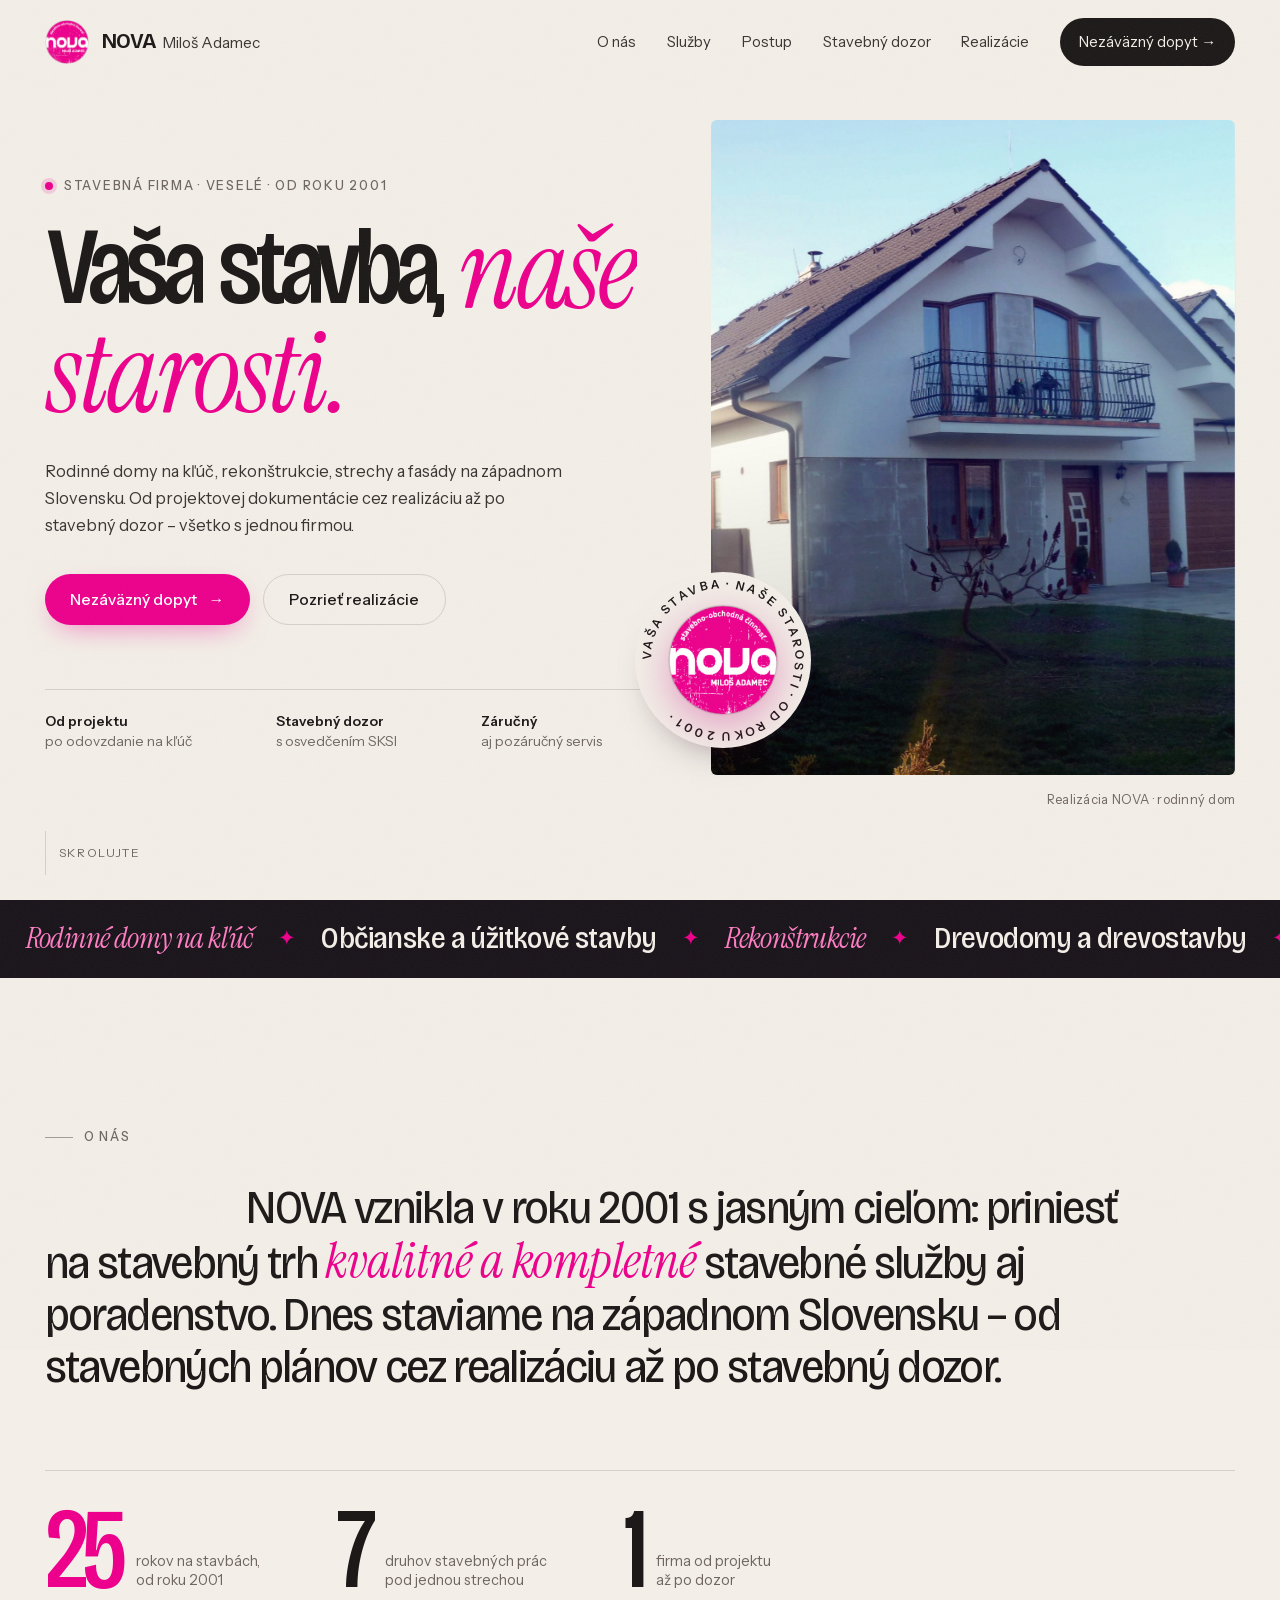
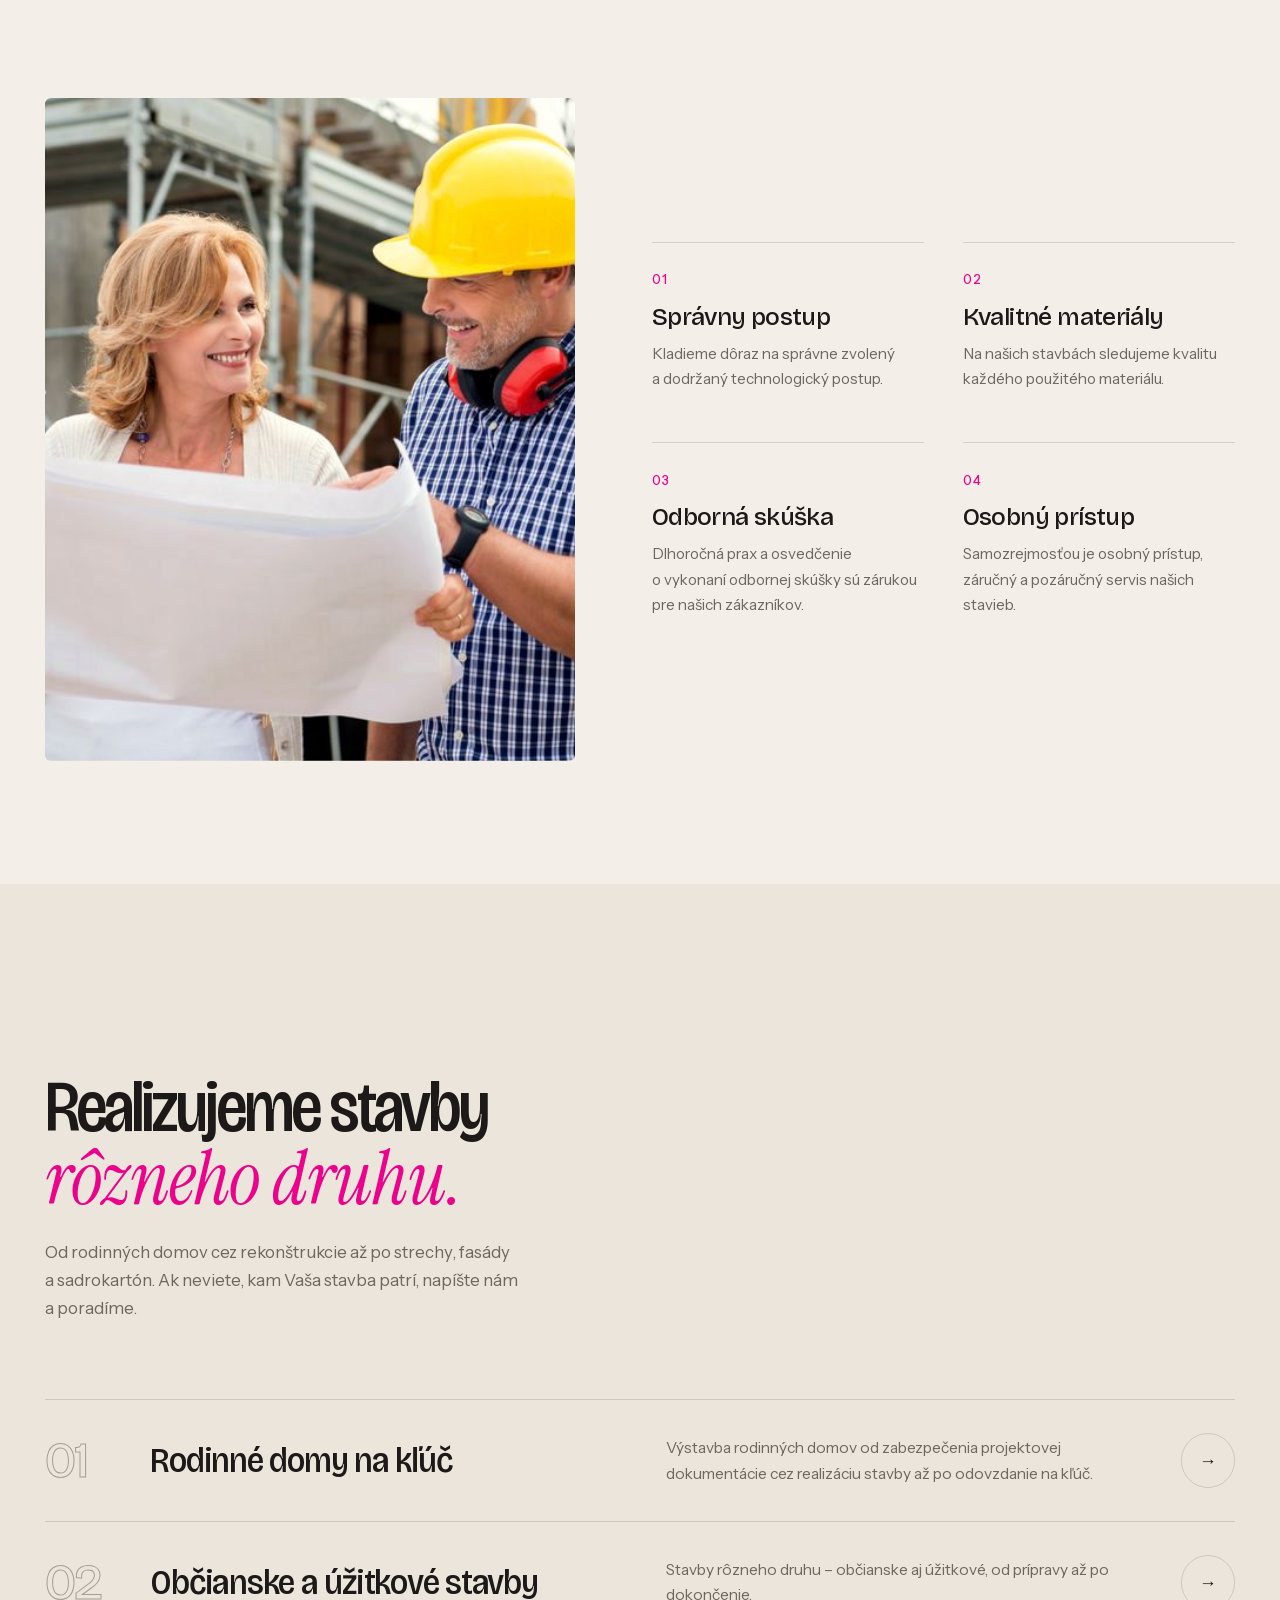
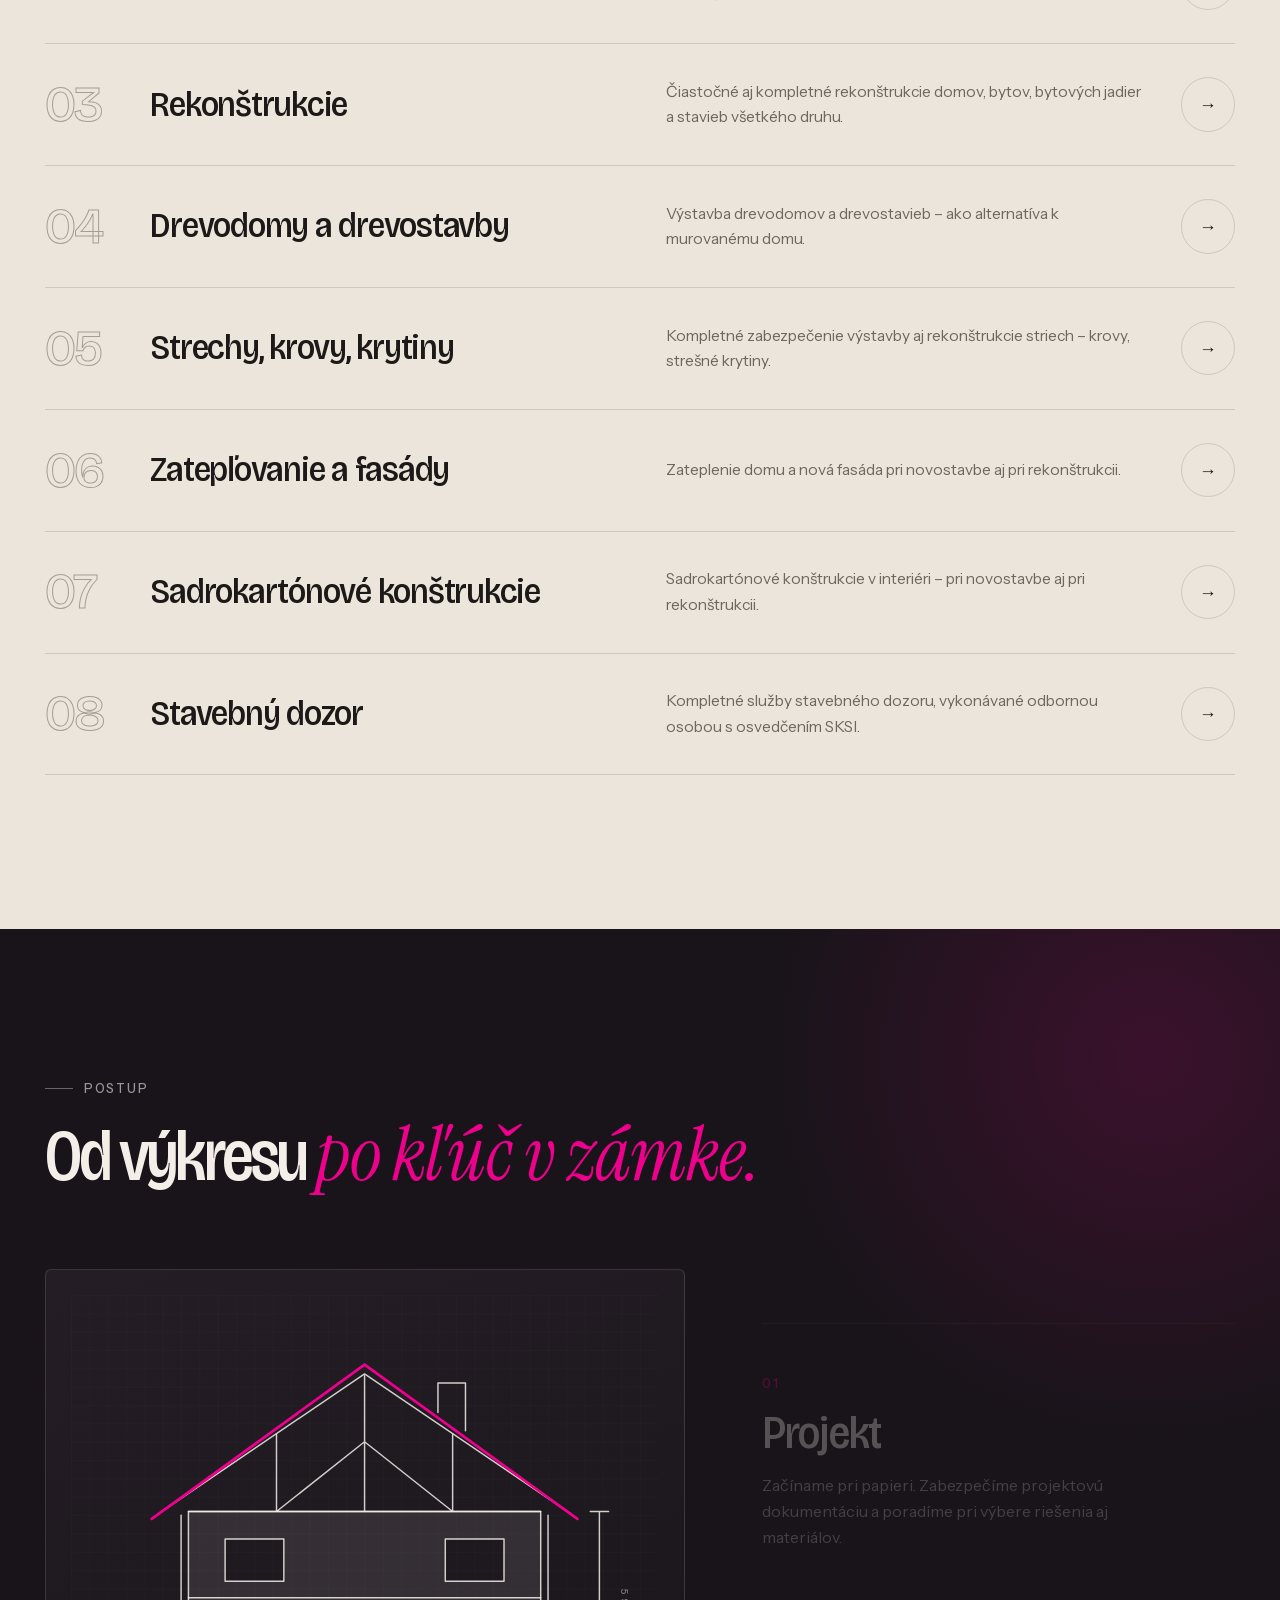
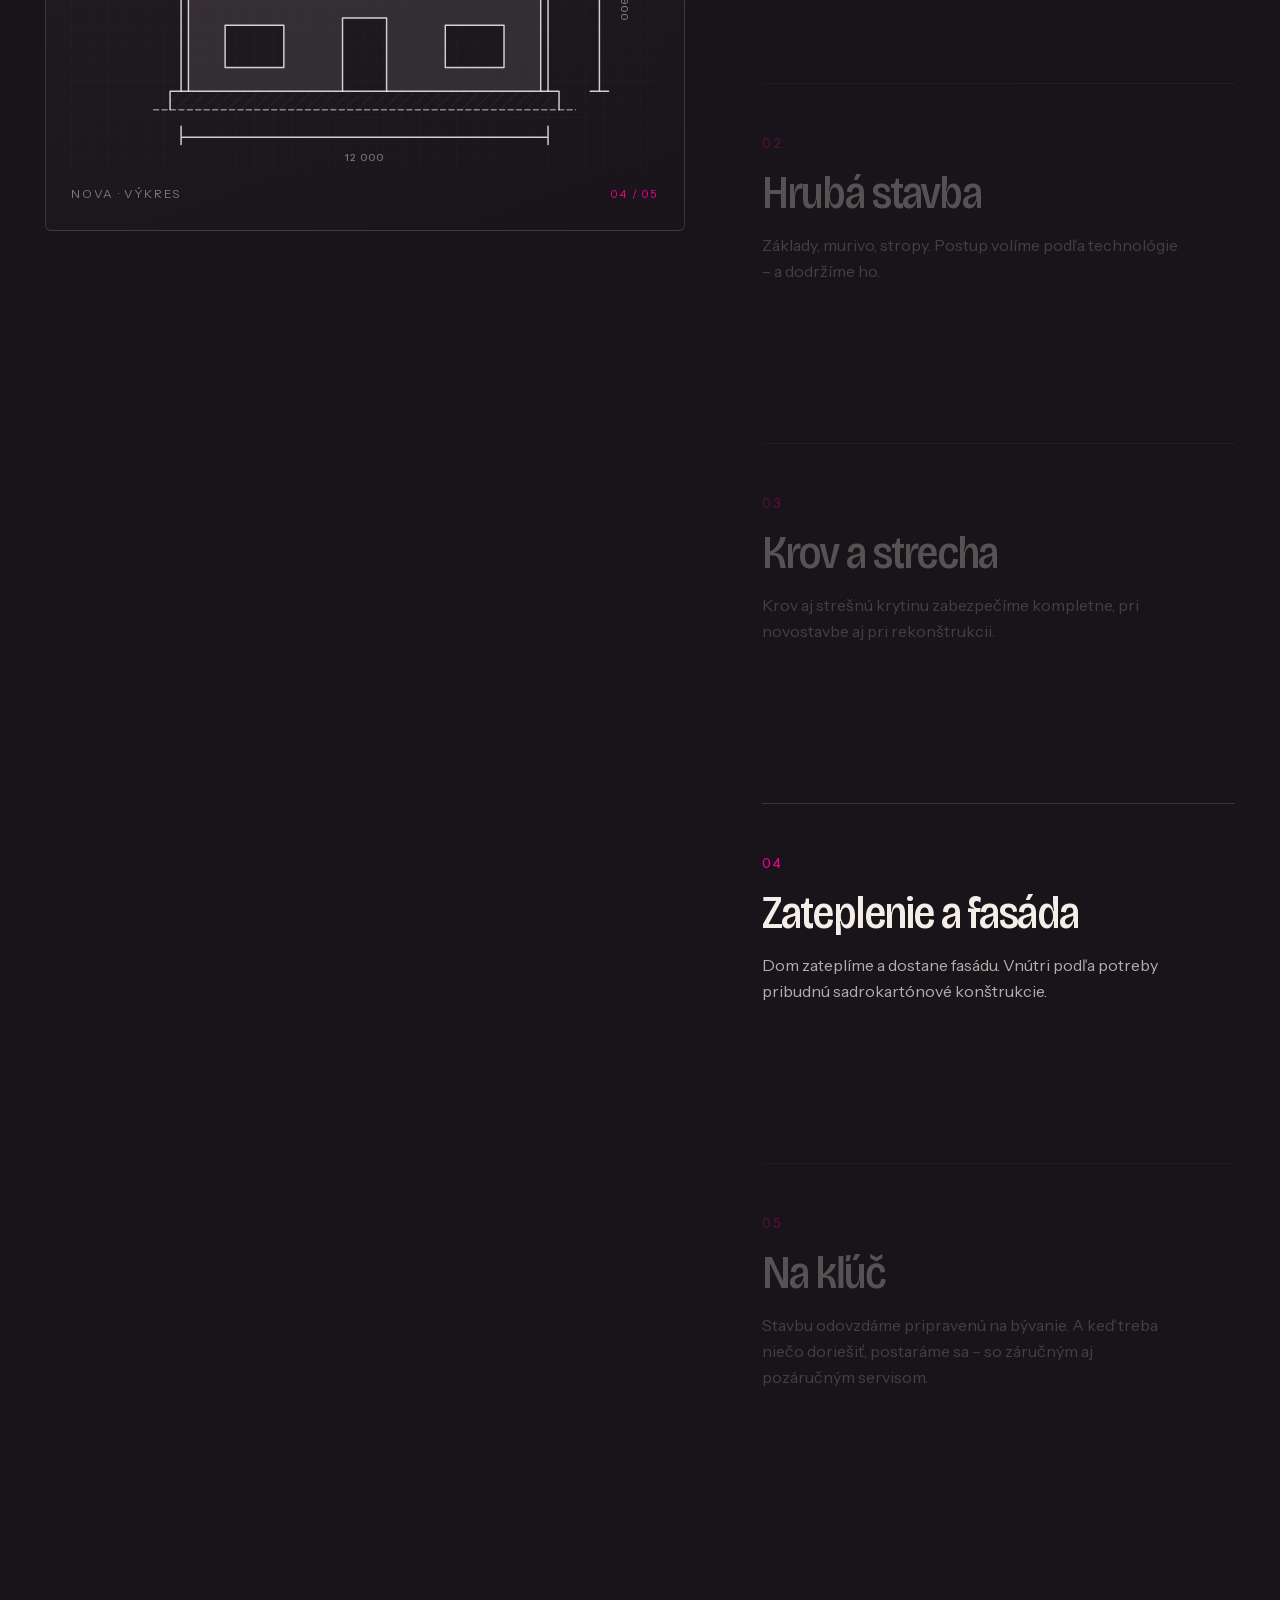
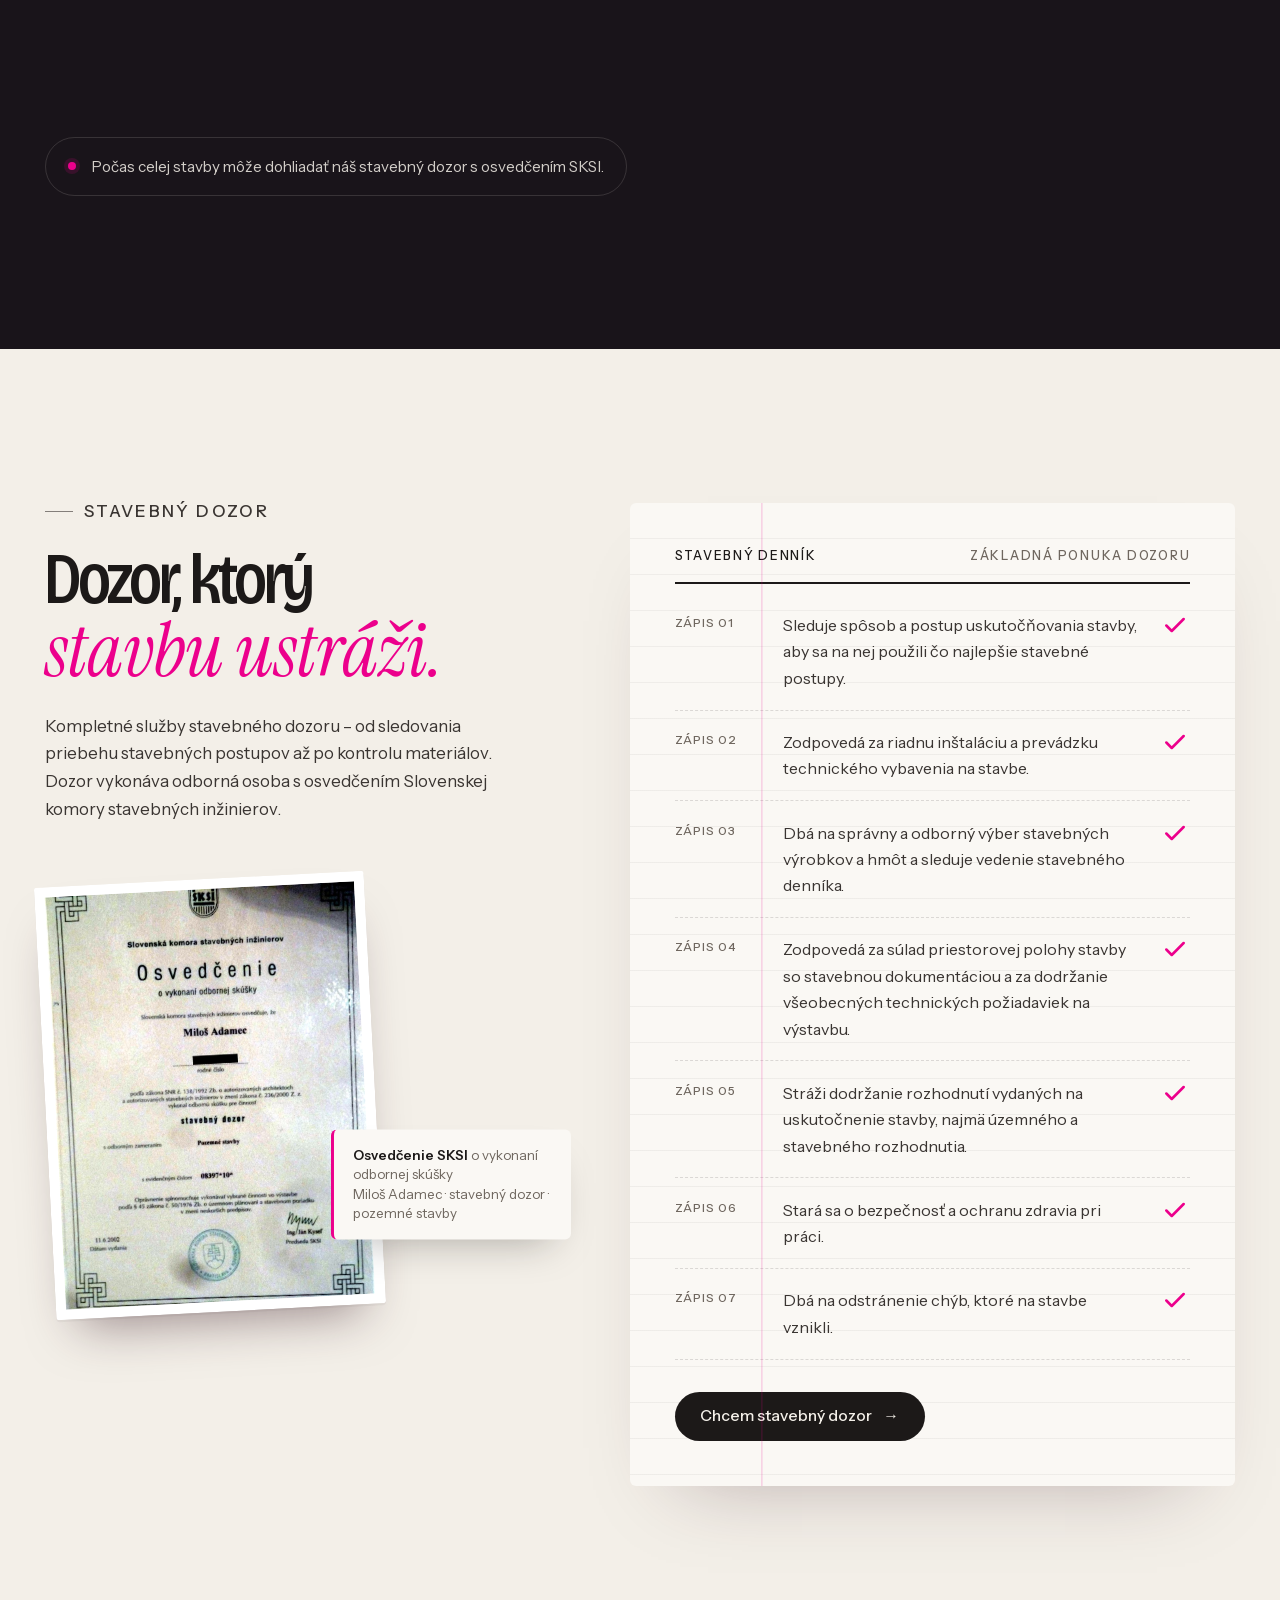
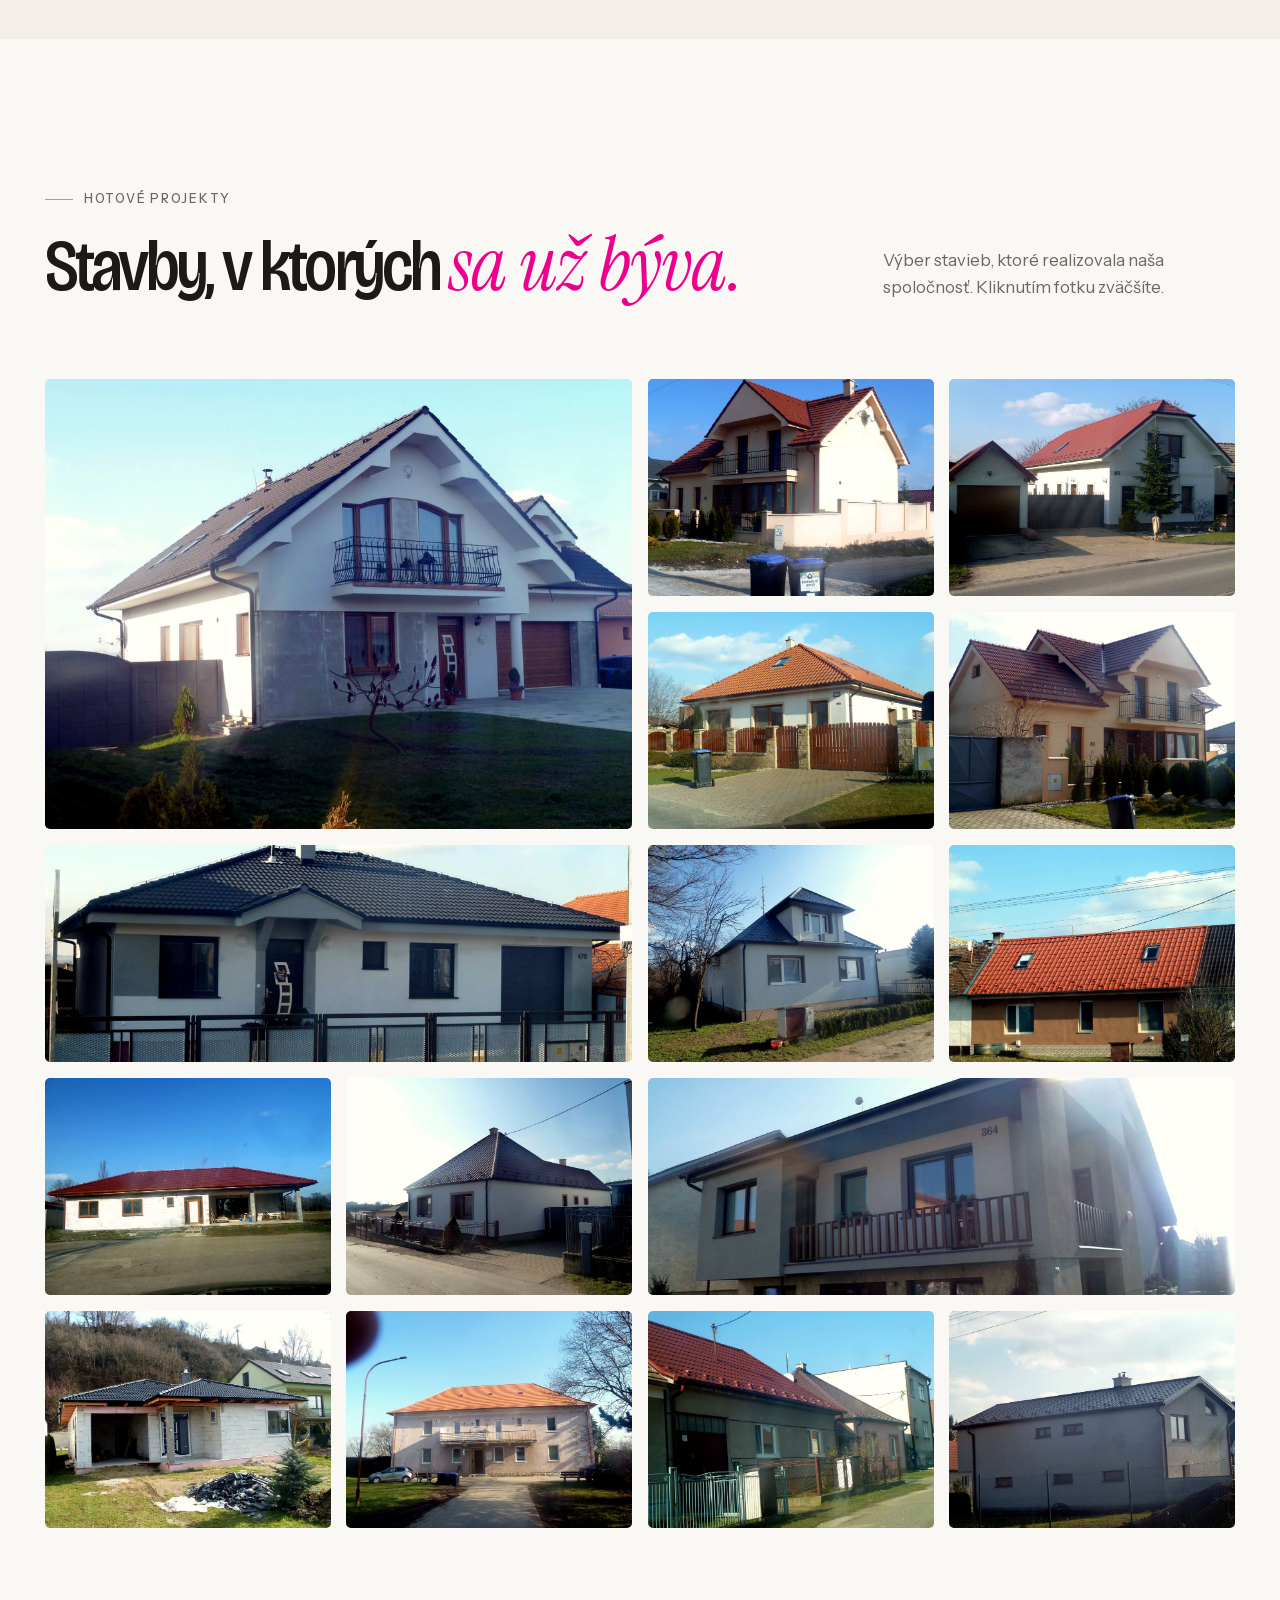
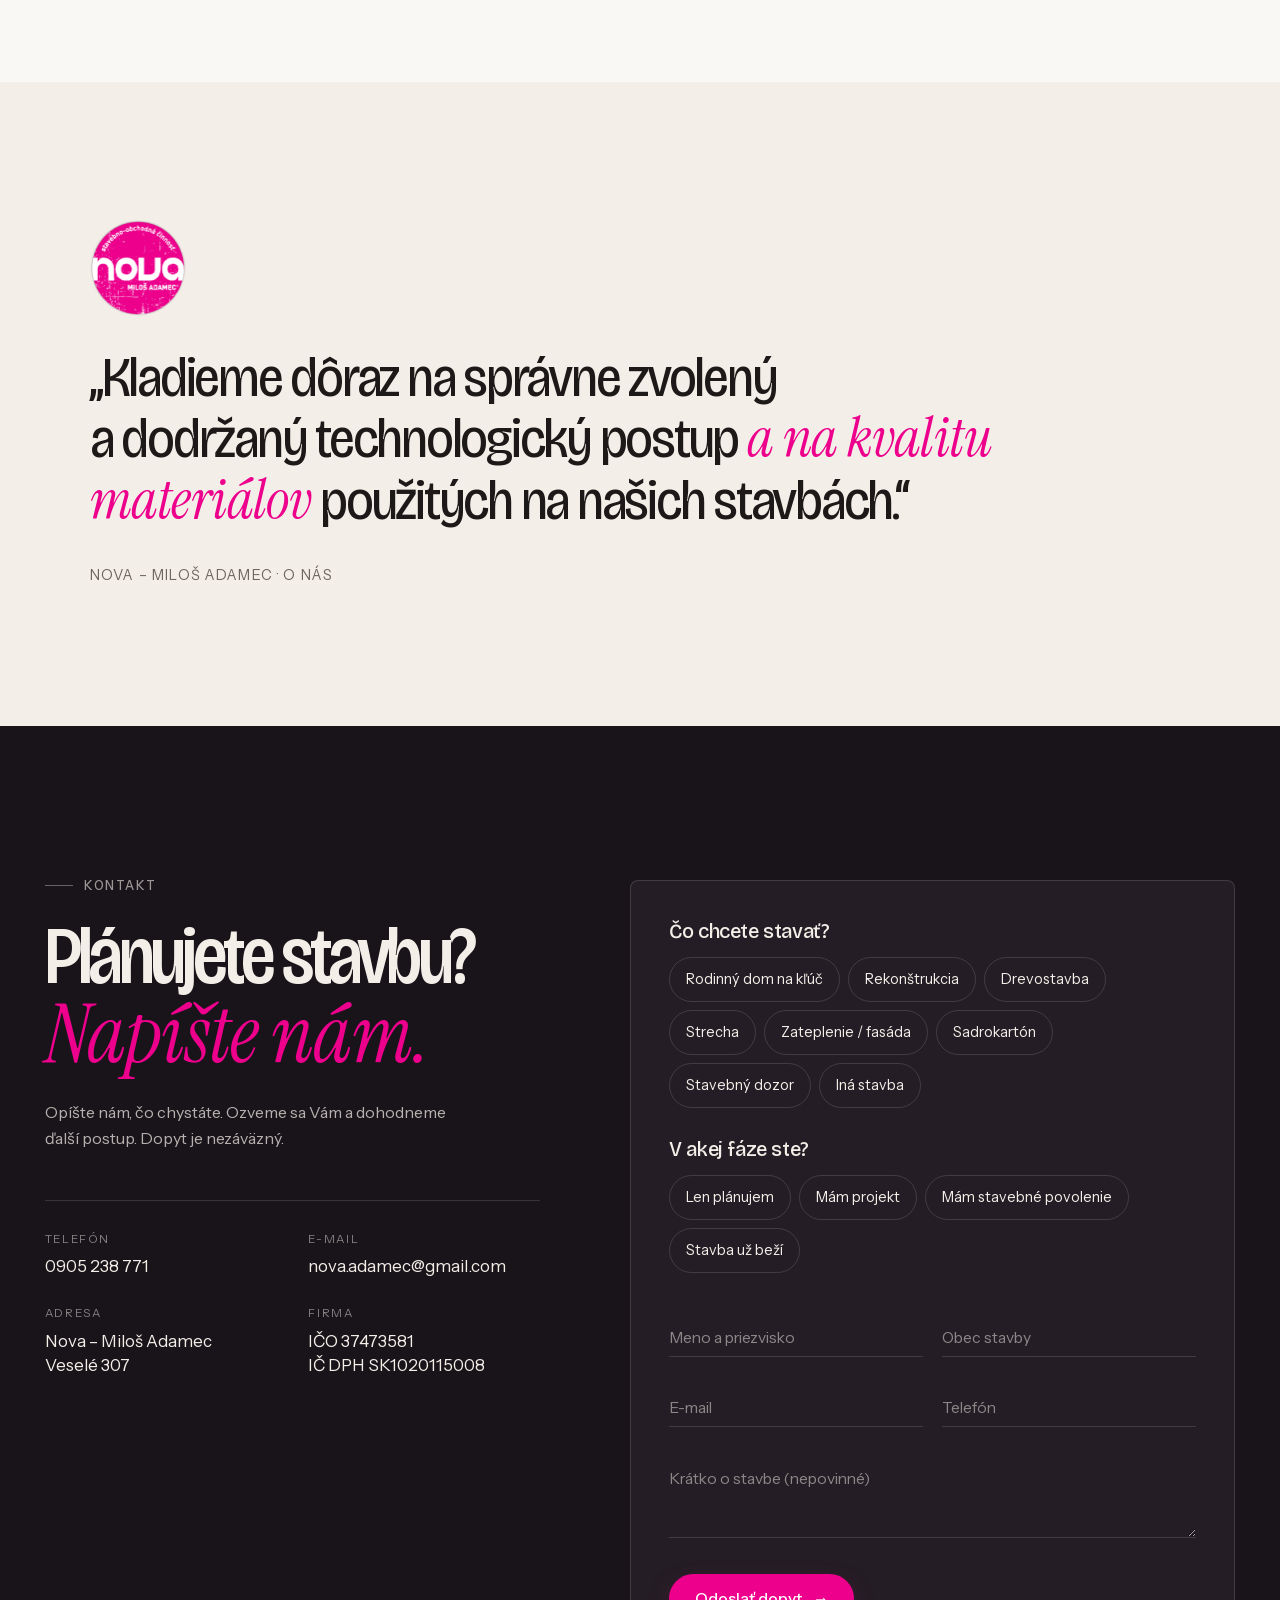
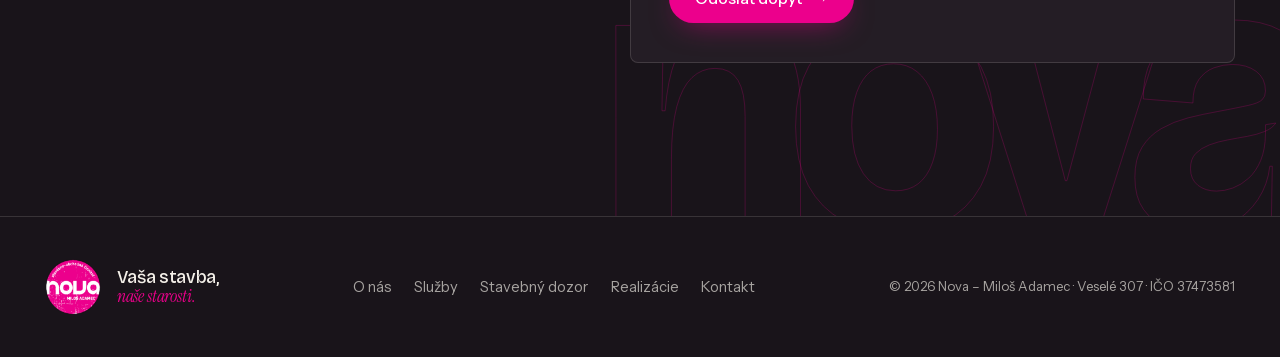
<file: index.html>
<!doctype html>
<html lang="sk">
<head>
<meta charset="utf-8">
<meta name="viewport" content="width=device-width, initial-scale=1">
<meta name="robots" content="noindex, nofollow">
<title>NOVA – Miloš Adamec | Stavebná firma Veselé – rodinné domy na kľúč, rekonštrukcie, stavebný dozor</title>
<meta name="description" content="Stavebná firma z Veselého, od roku 2001. Rodinné domy na kľúč, rekonštrukcie, drevostavby, strechy a krovy, zatepľovanie a fasády, sadrokartón. Stavebný dozor s osvedčením SKSI.">
<meta name="theme-color" content="#f3efe8">
<link rel="icon" href="img/favicon.png">
<link rel="preload" as="image" href="img/hero.jpg">
<link rel="preload" as="font" type="font/woff2" href="fonts/Bricolage-latin.woff2" crossorigin>
<link rel="stylesheet" href="style.css?v=25227cee">
<script type="application/ld+json">
{"@context":"https://schema.org","@type":"GeneralContractor","name":"NOVA – Miloš Adamec","url":"http://www.nova-milosadamec.sk/","email":"nova.adamec@gmail.com","telephone":"+421905238771","foundingDate":"2001","taxID":"SK1020115008","address":{"@type":"PostalAddress","streetAddress":"Veselé 307","addressLocality":"Veselé","addressCountry":"SK"},"areaServed":"Západné Slovensko","description":"Výstavba rodinných domov na kľúč, občianske a úžitkové stavby, rekonštrukcie, drevodomy a drevostavby, strechy, krovy a strešné krytiny, zatepľovanie a fasády, sadrokartónové konštrukcie a stavebný dozor."}
</script>
</head>
<body>
<div class="grain" aria-hidden="true"></div>

<header class="nav" id="nav">
  <div class="nav__in">
    <a href="#top" class="nav__logo" aria-label="NOVA – Miloš Adamec, úvod">
      <img src="img/logo.png" alt="" width="44" height="44">
      <span><b>NOVA</b> Miloš Adamec</span>
    </a>
    <nav class="nav__links" id="menu">
      <a href="#onas">O nás</a>
      <a href="#sluzby">Služby</a>
      <a href="#postup">Postup</a>
      <a href="#dozor">Stavebný dozor</a>
      <a href="#realizacie">Realizácie</a>
      <a href="#kontakt" class="nav__cta">Nezáväzný dopyt <span aria-hidden="true">→</span></a>
    </nav>
    <button class="nav__burger" id="burger" aria-label="Menu" aria-expanded="false"><span></span><span></span></button>
  </div>
</header>

<main id="top">

<!-- HERO -->
<section class="hero">
  <div class="hero__txt">
    <p class="eyebrow"><span class="dot"></span>Stavebná firma · Veselé · od roku 2001</p>
    <h1 class="hero__h" data-words>Vaša stavba, <em>naše starosti.</em></h1>
    <p class="hero__lead">Rodinné domy na kľúč, rekonštrukcie, strechy a&nbsp;fasády na západnom Slovensku. Od projektovej dokumentácie cez realizáciu až po stavebný dozor – všetko s&nbsp;jednou firmou.</p>
    <div class="hero__btns">
      <a href="#kontakt" class="btn btn--mag mag">Nezáväzný dopyt <span aria-hidden="true">→</span></a>
      <a href="#realizacie" class="btn btn--line">Pozrieť realizácie</a>
    </div>
    <ul class="hero__facts">
      <li><b>Od projektu</b> po odovzdanie na kľúč</li>
      <li><b>Stavebný dozor</b> s osvedčením SKSI</li>
      <li><b>Záručný</b> aj pozáručný servis</li>
    </ul>
  </div>
  <div class="hero__pic">
    <div class="hero__img clip"><img src="img/hero.jpg" alt="Rodinný dom s oblúkovými oknami a balkónom – realizácia NOVA" width="1898" height="1536" fetchpriority="high"></div>
    <div class="seal" aria-hidden="true">
      <svg viewBox="0 0 200 200"><defs><path id="kruh" d="M100,100 m-82,0 a82,82 0 1,1 164,0 a82,82 0 1,1 -164,0"/></defs>
        <text><textPath href="#kruh">vaša stavba · naše starosti · od roku 2001 · </textPath></text></svg>
      <img src="img/logo.png" alt="" width="120" height="120">
    </div>
    <p class="hero__cap">Realizácia NOVA · rodinný dom</p>
  </div>
  <a href="#onas" class="scroll" aria-label="Posunúť nižšie"><span></span>Skrolujte</a>
</section>

<div class="marquee" aria-hidden="true"><div class="marquee__t"><span>Rodinné domy na kľúč</span><b>✦</b><span>Občianske a úžitkové stavby</span><b>✦</b><span>Rekonštrukcie</span><b>✦</b><span>Drevodomy a drevostavby</span><b>✦</b><span>Strechy, krovy, krytiny</span><b>✦</b><span>Zatepľovanie a fasády</span><b>✦</b><span>Sadrokartónové konštrukcie</span><b>✦</b><span>Stavebný dozor</span><b>✦</b><span>Rodinné domy na kľúč</span><b>✦</b><span>Občianske a úžitkové stavby</span><b>✦</b><span>Rekonštrukcie</span><b>✦</b><span>Drevodomy a drevostavby</span><b>✦</b><span>Strechy, krovy, krytiny</span><b>✦</b><span>Zatepľovanie a fasády</span><b>✦</b><span>Sadrokartónové konštrukcie</span><b>✦</b><span>Stavebný dozor</span><b>✦</b></div></div>

<!-- O NÁS -->
<section class="about" id="onas">
  <div class="wrap about__grid">
    <p class="label rv">O nás</p>
    <div class="about__main">
      <p class="about__big rv">NOVA vznikla v&nbsp;roku 2001 s&nbsp;jasným cieľom: priniesť na stavebný trh <em>kvalitné a&nbsp;kompletné</em> stavebné služby aj poradenstvo. Dnes staviame na západnom Slovensku – od stavebných plánov cez realizáciu až po stavebný dozor.</p>
      <div class="nums">
        <div class="num rv"><b data-count="25">25</b><span>rokov na stavbách,<br>od roku 2001</span></div>
        <div class="num rv"><b data-count="7">7</b><span>druhov stavebných prác<br>pod jednou strechou</span></div>
        <div class="num rv"><b>1</b><span>firma od projektu<br>až po dozor</span></div>
      </div>
    </div>
    <figure class="about__fig clip"><img src="img/onas.jpg" alt="Konzultácia projektu priamo na stavbe" loading="lazy" width="1200" height="797"></figure>
    <ul class="vals">
      <li class="rv"><span>01</span><h3>Správny postup</h3><p>Kladieme dôraz na správne zvolený a&nbsp;dodržaný technologický postup.</p></li>
      <li class="rv"><span>02</span><h3>Kvalitné materiály</h3><p>Na našich stavbách sledujeme kvalitu každého použitého materiálu.</p></li>
      <li class="rv"><span>03</span><h3>Odborná skúška</h3><p>Dlhoročná prax a&nbsp;osvedčenie o&nbsp;vykonaní odbornej skúšky sú zárukou pre našich zákazníkov.</p></li>
      <li class="rv"><span>04</span><h3>Osobný prístup</h3><p>Samozrejmosťou je osobný prístup, záručný a&nbsp;pozáručný servis našich stavieb.</p></li>
    </ul>
  </div>
</section>

<!-- SLUŽBY -->
<section class="svc" id="sluzby">
  <div class="wrap">
    <div class="head">
      <p class="label rv">Stavebné činnosti</p>
      <h2 class="h2 rv">Realizujeme stavby <em>rôzneho druhu.</em></h2>
      <p class="head__p rv">Od rodinných domov cez rekonštrukcie až po strechy, fasády a&nbsp;sadrokartón. Ak neviete, kam Vaša stavba patrí, napíšte nám a&nbsp;poradíme.</p>
    </div>
    <ul class="rows">
      <li class="row rv" data-img="img/sl-dom.jpg">
        <span class="row__n">01</span>
        <h3>Rodinné domy na kľúč</h3>
        <p>Výstavba rodinných domov od zabezpečenia projektovej dokumentácie cez realizáciu stavby až po odovzdanie na kľúč.</p>
        <img class="row__img" src="img/sl-dom.jpg" alt="" loading="lazy">
        <a href="#kontakt" data-typ="Rodinný dom na kľúč" class="row__a" aria-label="Rodinné domy na kľúč – viac"><span aria-hidden="true">→</span></a>
      </li>
      <li class="row rv" data-img="img/sl-obc.jpg">
        <span class="row__n">02</span>
        <h3>Občianske a úžitkové stavby</h3>
        <p>Stavby rôzneho druhu – občianske aj úžitkové, od prípravy až po dokončenie.</p>
        <img class="row__img" src="img/sl-obc.jpg" alt="" loading="lazy">
        <a href="#kontakt" data-typ="Iná stavba" class="row__a" aria-label="Občianske a úžitkové stavby – viac"><span aria-hidden="true">→</span></a>
      </li>
      <li class="row rv" data-img="img/sl-rek.jpg">
        <span class="row__n">03</span>
        <h3>Rekonštrukcie</h3>
        <p>Čiastočné aj kompletné rekonštrukcie domov, bytov, bytových jadier a stavieb všetkého druhu.</p>
        <img class="row__img" src="img/sl-rek.jpg" alt="" loading="lazy">
        <a href="#kontakt" data-typ="Rekonštrukcia" class="row__a" aria-label="Rekonštrukcie – viac"><span aria-hidden="true">→</span></a>
      </li>
      <li class="row rv" data-img="img/sl-drevo.jpg">
        <span class="row__n">04</span>
        <h3>Drevodomy a drevostavby</h3>
        <p>Výstavba drevodomov a drevostavieb – ako alternatíva k murovanému domu.</p>
        <img class="row__img" src="img/sl-drevo.jpg" alt="" loading="lazy">
        <a href="#kontakt" data-typ="Drevostavba" class="row__a" aria-label="Drevodomy a drevostavby – viac"><span aria-hidden="true">→</span></a>
      </li>
      <li class="row rv" data-img="img/sl-strecha.jpg">
        <span class="row__n">05</span>
        <h3>Strechy, krovy, krytiny</h3>
        <p>Kompletné zabezpečenie výstavby aj rekonštrukcie striech – krovy, strešné krytiny.</p>
        <img class="row__img" src="img/sl-strecha.jpg" alt="" loading="lazy">
        <a href="#kontakt" data-typ="Strecha" class="row__a" aria-label="Strechy, krovy, krytiny – viac"><span aria-hidden="true">→</span></a>
      </li>
      <li class="row rv" data-img="img/sl-fasada.jpg">
        <span class="row__n">06</span>
        <h3>Zatepľovanie a fasády</h3>
        <p>Zateplenie domu a nová fasáda pri novostavbe aj pri rekonštrukcii.</p>
        <img class="row__img" src="img/sl-fasada.jpg" alt="" loading="lazy">
        <a href="#kontakt" data-typ="Zateplenie / fasáda" class="row__a" aria-label="Zatepľovanie a fasády – viac"><span aria-hidden="true">→</span></a>
      </li>
      <li class="row rv" data-img="img/sl-sdk.jpg">
        <span class="row__n">07</span>
        <h3>Sadrokartónové konštrukcie</h3>
        <p>Sadrokartónové konštrukcie v interiéri – pri novostavbe aj pri rekonštrukcii.</p>
        <img class="row__img" src="img/sl-sdk.jpg" alt="" loading="lazy">
        <a href="#kontakt" data-typ="Sadrokartón" class="row__a" aria-label="Sadrokartónové konštrukcie – viac"><span aria-hidden="true">→</span></a>
      </li>
      <li class="row rv" data-img="img/sl-dozor.jpg">
        <span class="row__n">08</span>
        <h3>Stavebný dozor</h3>
        <p>Kompletné služby stavebného dozoru, vykonávané odbornou osobou s osvedčením SKSI.</p>
        <img class="row__img" src="img/sl-dozor.jpg" alt="" loading="lazy">
        <a href="#dozor"  class="row__a" aria-label="Stavebný dozor – viac"><span aria-hidden="true">→</span></a>
      </li>
    </ul>
  </div>
  <div class="ppv" id="ppv" aria-hidden="true"><img src="img/sl-dom.jpg" alt=""></div>
</section>

<!-- POSTUP – výkres domu sa kreslí s krokmi -->
<section class="proc" id="postup">
  <div class="wrap">
    <div class="head head--dark">
      <p class="label rv">Postup</p>
      <h2 class="h2 rv">Od výkresu <em>po kľúč v&nbsp;zámke.</em></h2>
    </div>
    <div class="proc__grid">
      <div class="proc__sticky">
        <div class="bp" id="bp" data-k="0">
          <svg viewBox="0 0 640 520" aria-hidden="true">
            <defs>
              <pattern id="mriezka" width="20" height="20" patternUnits="userSpaceOnUse"><path d="M20 0H0V20" fill="none" stroke="currentColor" stroke-width=".5"/></pattern>
              <pattern id="srafa" width="10" height="10" patternUnits="userSpaceOnUse" patternTransform="rotate(45)"><path d="M0 0V10" stroke="currentColor" stroke-width="1.4"/></pattern>
            </defs>
            <rect class="bp__grid" width="640" height="520" fill="url(#mriezka)"/>
            <!-- 1 projekt: kóty a obrys -->
            <g class="part p1">
              <path pathLength="1" class="dash" d="M90 452H550"/>
              <path pathLength="1" d="M120 470V490M520 470V490M120 482H520"/>
              <path pathLength="1" d="M576 236V432M566 236H586M566 432H586"/>
              <text x="320" y="508" text-anchor="middle">12 000</text>
              <text x="600" y="338" transform="rotate(90 600 338)" text-anchor="middle">5 900</text>
            </g>
            <!-- 2 hrubá stavba: základ + murivo + otvory -->
            <g class="part p2">
              <path pathLength="1" d="M108 452V432H532V452"/>
              <path pathLength="1" d="M128 432V236H512V432"/>
              <path pathLength="1" d="M128 330H512"/>
              <path pathLength="1" d="M168 266H232V312H168Z M408 266H472V312H408Z M168 360H232V406H168Z M296 352H344V432 M408 360H472V406H408Z M296 432V352"/>
              <rect class="hatch" x="108" y="432" width="424" height="20" fill="url(#srafa)"/>
            </g>
            <!-- 3 krov a krytina -->
            <g class="part p3">
              <path pathLength="1" d="M96 238L320 86L544 238"/>
              <path pathLength="1" d="M128 236H512M320 88V236M224 152L224 236M416 152L416 236M224 236L320 160L416 236"/>
              <path pathLength="1" class="roof" d="M88 244L320 76L552 244"/>
              <path pathLength="1" d="M400 128V96H430V148"/>
            </g>
            <!-- 4 zateplenie a fasáda -->
            <g class="part p4">
              <path class="fasada" d="M128 236H512V432H128Z M168 266V312H232V266Z M408 266V312H472V266Z M168 360V406H232V360Z M408 360V406H472V360Z M296 352V432H344V352Z" fill-rule="evenodd"/>
              <path pathLength="1" d="M120 240V432M520 240V432"/>
            </g>
            <!-- 5 na kľúč -->
            <g class="part p5">
              <path pathLength="1" class="mag" d="M296 352H344V432H296Z"/>
              <circle class="mag" cx="334" cy="394" r="3"/>
              <path pathLength="1" class="mag" d="M168 289H232M200 266V312M408 289H472M440 266V312M168 383H232M200 360V406M408 383H472M440 360V406"/>
              <path pathLength="1" d="M60 452H96M544 452H600"/>
            </g>
          </svg>
          <div class="bp__meta"><span>NOVA · výkres</span><span id="bpStep">01 / 05</span></div>
        </div>
      </div>
      <ol class="steps">
        <li class="step" data-step="1"><span class="step__n">01</span><h3>Projekt</h3><p>Začíname pri papieri. Zabezpečíme projektovú dokumentáciu a poradíme pri výbere riešenia aj materiálov.</p></li>
        <li class="step" data-step="2"><span class="step__n">02</span><h3>Hrubá stavba</h3><p>Základy, murivo, stropy. Postup volíme podľa technológie – a dodržíme ho.</p></li>
        <li class="step" data-step="3"><span class="step__n">03</span><h3>Krov a strecha</h3><p>Krov aj strešnú krytinu zabezpečíme kompletne, pri novostavbe aj pri rekonštrukcii.</p></li>
        <li class="step" data-step="4"><span class="step__n">04</span><h3>Zateplenie a fasáda</h3><p>Dom zateplíme a dostane fasádu. Vnútri podľa potreby pribudnú sadrokartónové konštrukcie.</p></li>
        <li class="step" data-step="5"><span class="step__n">05</span><h3>Na kľúč</h3><p>Stavbu odovzdáme pripravenú na bývanie. A keď treba niečo doriešiť, postaráme sa – so záručným aj pozáručným servisom.</p></li>
      </ol>
    </div>
    <p class="proc__note rv"><span class="dot"></span>Počas celej stavby môže dohliadať náš stavebný dozor s&nbsp;osvedčením SKSI.</p>
  </div>
</section>

<!-- STAVEBNÝ DOZOR -->
<section class="doz" id="dozor">
  <div class="wrap doz__grid">
    <div class="doz__l">
      <p class="label rv">Stavebný dozor</p>
      <h2 class="h2 rv">Dozor, ktorý <em>stavbu ustráži.</em></h2>
      <p class="rv">Kompletné služby stavebného dozoru – od sledovania priebehu stavebných postupov až po kontrolu materiálov. Dozor vykonáva odborná osoba s&nbsp;osvedčením Slovenskej komory stavebných inžinierov.</p>
      <figure class="cert rv">
        <img src="img/osvedcenie.jpg" alt="Osvedčenie SKSI o vykonaní odbornej skúšky – Miloš Adamec, stavebný dozor, pozemné stavby" loading="lazy" width="825" height="1100">
        <figcaption><b>Osvedčenie SKSI</b> o vykonaní odbornej skúšky<br>Miloš Adamec · stavebný dozor · pozemné stavby</figcaption>
      </figure>
    </div>
    <div class="diary">
      <div class="diary__head rv"><span>Stavebný denník</span><span>Základná ponuka dozoru</span></div>
      <ol class="diary__list">
        <li class="entry rv"><span class="entry__n">Zápis 01</span><p>Sleduje spôsob a postup uskutočňovania stavby, aby sa na nej použili čo najlepšie stavebné postupy.</p><svg class="tick" viewBox="0 0 24 24" aria-hidden="true"><path pathLength="1" d="M4 12.5l5 5L20 6.5"/></svg></li>
        <li class="entry rv"><span class="entry__n">Zápis 02</span><p>Zodpovedá za riadnu inštaláciu a prevádzku technického vybavenia na stavbe.</p><svg class="tick" viewBox="0 0 24 24" aria-hidden="true"><path pathLength="1" d="M4 12.5l5 5L20 6.5"/></svg></li>
        <li class="entry rv"><span class="entry__n">Zápis 03</span><p>Dbá na správny a odborný výber stavebných výrobkov a hmôt a sleduje vedenie stavebného denníka.</p><svg class="tick" viewBox="0 0 24 24" aria-hidden="true"><path pathLength="1" d="M4 12.5l5 5L20 6.5"/></svg></li>
        <li class="entry rv"><span class="entry__n">Zápis 04</span><p>Zodpovedá za súlad priestorovej polohy stavby so stavebnou dokumentáciou a za dodržanie všeobecných technických požiadaviek na výstavbu.</p><svg class="tick" viewBox="0 0 24 24" aria-hidden="true"><path pathLength="1" d="M4 12.5l5 5L20 6.5"/></svg></li>
        <li class="entry rv"><span class="entry__n">Zápis 05</span><p>Stráži dodržanie rozhodnutí vydaných na uskutočnenie stavby, najmä územného a stavebného rozhodnutia.</p><svg class="tick" viewBox="0 0 24 24" aria-hidden="true"><path pathLength="1" d="M4 12.5l5 5L20 6.5"/></svg></li>
        <li class="entry rv"><span class="entry__n">Zápis 06</span><p>Stará sa o bezpečnosť a ochranu zdravia pri práci.</p><svg class="tick" viewBox="0 0 24 24" aria-hidden="true"><path pathLength="1" d="M4 12.5l5 5L20 6.5"/></svg></li>
        <li class="entry rv"><span class="entry__n">Zápis 07</span><p>Dbá na odstránenie chýb, ktoré na stavbe vznikli.</p><svg class="tick" viewBox="0 0 24 24" aria-hidden="true"><path pathLength="1" d="M4 12.5l5 5L20 6.5"/></svg></li>
      </ol>
      <a href="#kontakt" data-typ="Stavebný dozor" class="btn btn--ink rv">Chcem stavebný dozor <span aria-hidden="true">→</span></a>
    </div>
  </div>
</section>

<!-- REALIZÁCIE -->
<section class="gal" id="realizacie">
  <div class="wrap">
    <div class="head head--row">
      <div>
        <p class="label rv">Hotové projekty</p>
        <h2 class="h2 rv">Stavby, v&nbsp;ktorých <em>sa už býva.</em></h2>
      </div>
      <p class="head__p rv">Výber stavieb, ktoré realizovala naša spoločnosť. Kliknutím fotku zväčšíte.</p>
    </div>
    <div class="bento">
      <figure class="gi rv" data-full="img/g-11.jpg"><img src="img/t-11.jpg" alt="Stavba realizovaná spoločnosťou NOVA – Miloš Adamec" loading="lazy" width="900" height="675"><figcaption>Stavba 01 <span>/ 15</span></figcaption></figure>
      <figure class="gi rv" data-full="img/g-6.jpg"><img src="img/t-6.jpg" alt="Stavba realizovaná spoločnosťou NOVA – Miloš Adamec" loading="lazy" width="900" height="675"><figcaption>Stavba 02 <span>/ 15</span></figcaption></figure>
      <figure class="gi rv" data-full="img/g-16.jpg"><img src="img/t-16.jpg" alt="Stavba realizovaná spoločnosťou NOVA – Miloš Adamec" loading="lazy" width="900" height="675"><figcaption>Stavba 03 <span>/ 15</span></figcaption></figure>
      <figure class="gi rv" data-full="img/g-14.jpg"><img src="img/t-14.jpg" alt="Stavba realizovaná spoločnosťou NOVA – Miloš Adamec" loading="lazy" width="900" height="675"><figcaption>Stavba 04 <span>/ 15</span></figcaption></figure>
      <figure class="gi rv" data-full="img/g-5.jpg"><img src="img/t-5.jpg" alt="Stavba realizovaná spoločnosťou NOVA – Miloš Adamec" loading="lazy" width="900" height="675"><figcaption>Stavba 05 <span>/ 15</span></figcaption></figure>
      <figure class="gi rv" data-full="img/g-15.jpg"><img src="img/t-15.jpg" alt="Stavba realizovaná spoločnosťou NOVA – Miloš Adamec" loading="lazy" width="900" height="675"><figcaption>Stavba 06 <span>/ 15</span></figcaption></figure>
      <figure class="gi rv" data-full="img/g-12.jpg"><img src="img/t-12.jpg" alt="Stavba realizovaná spoločnosťou NOVA – Miloš Adamec" loading="lazy" width="900" height="675"><figcaption>Stavba 07 <span>/ 15</span></figcaption></figure>
      <figure class="gi rv" data-full="img/g-3.jpg"><img src="img/t-3.jpg" alt="Stavba realizovaná spoločnosťou NOVA – Miloš Adamec" loading="lazy" width="900" height="675"><figcaption>Stavba 08 <span>/ 15</span></figcaption></figure>
      <figure class="gi rv" data-full="img/g-8.jpg"><img src="img/t-8.jpg" alt="Stavba realizovaná spoločnosťou NOVA – Miloš Adamec" loading="lazy" width="900" height="675"><figcaption>Stavba 09 <span>/ 15</span></figcaption></figure>
      <figure class="gi rv" data-full="img/g-13.jpg"><img src="img/t-13.jpg" alt="Stavba realizovaná spoločnosťou NOVA – Miloš Adamec" loading="lazy" width="900" height="675"><figcaption>Stavba 10 <span>/ 15</span></figcaption></figure>
      <figure class="gi rv" data-full="img/g-9.jpg"><img src="img/t-9.jpg" alt="Stavba realizovaná spoločnosťou NOVA – Miloš Adamec" loading="lazy" width="900" height="675"><figcaption>Stavba 11 <span>/ 15</span></figcaption></figure>
      <figure class="gi rv" data-full="img/g-2.jpg"><img src="img/t-2.jpg" alt="Stavba realizovaná spoločnosťou NOVA – Miloš Adamec" loading="lazy" width="900" height="675"><figcaption>Stavba 12 <span>/ 15</span></figcaption></figure>
      <figure class="gi rv" data-full="img/g-7.jpg"><img src="img/t-7.jpg" alt="Stavba realizovaná spoločnosťou NOVA – Miloš Adamec" loading="lazy" width="900" height="675"><figcaption>Stavba 13 <span>/ 15</span></figcaption></figure>
      <figure class="gi rv" data-full="img/g-10.jpg"><img src="img/t-10.jpg" alt="Stavba realizovaná spoločnosťou NOVA – Miloš Adamec" loading="lazy" width="900" height="675"><figcaption>Stavba 14 <span>/ 15</span></figcaption></figure>
      <figure class="gi rv" data-full="img/g-4.jpg"><img src="img/t-4.jpg" alt="Stavba realizovaná spoločnosťou NOVA – Miloš Adamec" loading="lazy" width="900" height="675"><figcaption>Stavba 15 <span>/ 15</span></figcaption></figure>
    </div>
  </div>
</section>

<!-- CITÁT -->
<section class="quote">
  <div class="wrap quote__in">
    <img src="img/logo.png" alt="" class="quote__seal rv" width="96" height="96" loading="lazy">
    <blockquote class="rv">„Kladieme dôraz na správne zvolený a&nbsp;dodržaný technologický postup <em>a&nbsp;na kvalitu materiálov</em> použitých na našich stavbách.“</blockquote>
    <p class="rv">NOVA – Miloš Adamec · o nás</p>
  </div>
</section>

<!-- KONTAKT -->
<section class="cta" id="kontakt">
  <div class="wrap cta__grid">
    <div class="cta__l">
      <p class="label rv">Kontakt</p>
      <h2 class="cta__h rv">Plánujete stavbu? <em>Napíšte nám.</em></h2>
      <p class="rv">Opíšte nám, čo chystáte. Ozveme sa Vám a&nbsp;dohodneme ďalší postup. Dopyt je nezáväzný.</p>
      <dl class="contacts rv">
        <div><dt>Telefón</dt><dd><a href="tel:+421905238771" class="ul">0905 238 771</a></dd></div>
        <div><dt>E-mail</dt><dd><a href="mailto:nova.adamec@gmail.com" class="ul">nova.adamec@gmail.com</a></dd></div>
        <div><dt>Adresa</dt><dd>Nova – Miloš Adamec<br>Veselé 307</dd></div>
        <div><dt>Firma</dt><dd>IČO 37473581<br>IČ DPH SK1020115008</dd></div>
      </dl>
    </div>
    <form class="form rv" id="dopyt" novalidate>
      <fieldset>
        <legend>Čo chcete stavať?</legend>
        <div class="chips" id="typ"><label class="chip"><input type="radio" name="typ" value="Rodinný dom na kľúč"><span>Rodinný dom na kľúč</span></label><label class="chip"><input type="radio" name="typ" value="Rekonštrukcia"><span>Rekonštrukcia</span></label><label class="chip"><input type="radio" name="typ" value="Drevostavba"><span>Drevostavba</span></label><label class="chip"><input type="radio" name="typ" value="Strecha"><span>Strecha</span></label><label class="chip"><input type="radio" name="typ" value="Zateplenie / fasáda"><span>Zateplenie / fasáda</span></label><label class="chip"><input type="radio" name="typ" value="Sadrokartón"><span>Sadrokartón</span></label><label class="chip"><input type="radio" name="typ" value="Stavebný dozor"><span>Stavebný dozor</span></label><label class="chip"><input type="radio" name="typ" value="Iná stavba"><span>Iná stavba</span></label></div>
      </fieldset>
      <fieldset>
        <legend>V akej fáze ste?</legend>
        <div class="chips"><label class="chip"><input type="radio" name="faza" value="Len plánujem"><span>Len plánujem</span></label><label class="chip"><input type="radio" name="faza" value="Mám projekt"><span>Mám projekt</span></label><label class="chip"><input type="radio" name="faza" value="Mám stavebné povolenie"><span>Mám stavebné povolenie</span></label><label class="chip"><input type="radio" name="faza" value="Stavba už beží"><span>Stavba už beží</span></label></div>
      </fieldset>
      <div class="fields">
        <label class="f"><input name="meno" placeholder=" " required><span>Meno a priezvisko</span></label>
        <label class="f"><input name="obec" placeholder=" "><span>Obec stavby</span></label>
        <label class="f"><input name="email" type="email" placeholder=" " required><span>E-mail</span></label>
        <label class="f"><input name="tel" type="tel" placeholder=" "><span>Telefón</span></label>
        <label class="f f--w"><textarea name="sprava" rows="3" placeholder=" "></textarea><span>Krátko o stavbe (nepovinné)</span></label>
      </div>
      <button class="btn btn--mag mag" type="submit">Odoslať dopyt <span aria-hidden="true">→</span></button>
      <p class="form__ok" id="formok" hidden>Ďakujeme, Váš dopyt sme prijali. Ozveme sa Vám čo najskôr.</p>
    </form>
  </div>
</section>

</main>

<footer class="foot">
  <div class="wrap foot__in">
    <a href="#top" class="foot__logo"><img src="img/logo.png" alt="NOVA – Miloš Adamec" width="56" height="56" loading="lazy"><span>Vaša stavba,<br><em>naše starosti.</em></span></a>
    <nav class="foot__nav"><a href="#onas">O nás</a><a href="#sluzby">Služby</a><a href="#dozor">Stavebný dozor</a><a href="#realizacie">Realizácie</a><a href="#kontakt">Kontakt</a></nav>
    <p class="foot__copy">© 2026 Nova – Miloš Adamec · Veselé 307 · IČO 37473581</p>
  </div>
</footer>

<div class="lb" id="lb" hidden>
  <button class="lb__x" id="lbx" aria-label="Zavrieť">×</button>
  <button class="lb__p" id="lbp" aria-label="Predchádzajúca">←</button>
  <figure><img id="lbimg" alt=""><figcaption id="lbcap"></figcaption></figure>
  <button class="lb__n" id="lbn" aria-label="Ďalšia">→</button>
</div>

<script src="main.js?v=e5902a08" defer></script>
</body>
</html>
</file>
<file: style.css>
@font-face {
  font-family: 'Bricolage Grotesque';
  font-style: normal;
  font-weight: 300 700;
  font-stretch: 75% 100%;
  font-display: swap;
  src: url(fonts/Bricolage-latin-ext.woff2) format('woff2');
  unicode-range: U+0100-02BA, U+02BD-02C5, U+02C7-02CC, U+02CE-02D7, U+02DD-02FF, U+0304, U+0308, U+0329, U+1D00-1DBF, U+1E00-1E9F, U+1EF2-1EFF, U+2020, U+20A0-20AB, U+20AD-20C0, U+2113, U+2C60-2C7F, U+A720-A7FF;
}
@font-face {
  font-family: 'Bricolage Grotesque';
  font-style: normal;
  font-weight: 300 700;
  font-stretch: 75% 100%;
  font-display: swap;
  src: url(fonts/Bricolage-latin.woff2) format('woff2');
  unicode-range: U+0000-00FF, U+0131, U+0152-0153, U+02BB-02BC, U+02C6, U+02DA, U+02DC, U+0304, U+0308, U+0329, U+2000-206F, U+20AC, U+2122, U+2191, U+2193, U+2212, U+2215, U+FEFF, U+FFFD;
}
@font-face {
  font-family: 'Instrument Sans';
  font-style: normal;
  font-weight: 400 600;
  
  font-display: swap;
  src: url(fonts/InstrumentSans-normal-latin-ext.woff2) format('woff2');
  unicode-range: U+0100-02BA, U+02BD-02C5, U+02C7-02CC, U+02CE-02D7, U+02DD-02FF, U+0304, U+0308, U+0329, U+1D00-1DBF, U+1E00-1E9F, U+1EF2-1EFF, U+2020, U+20A0-20AB, U+20AD-20C0, U+2113, U+2C60-2C7F, U+A720-A7FF;
}
@font-face {
  font-family: 'Instrument Sans';
  font-style: normal;
  font-weight: 400 600;
  
  font-display: swap;
  src: url(fonts/InstrumentSans-normal-latin.woff2) format('woff2');
  unicode-range: U+0000-00FF, U+0131, U+0152-0153, U+02BB-02BC, U+02C6, U+02DA, U+02DC, U+0304, U+0308, U+0329, U+2000-206F, U+20AC, U+2122, U+2191, U+2193, U+2212, U+2215, U+FEFF, U+FFFD;
}
@font-face {
  font-family: 'Instrument Serif';
  font-style: italic;
  font-weight: 400;
  
  font-display: swap;
  src: url(fonts/InstrumentSerif-italic-latin-ext.woff2) format('woff2');
  unicode-range: U+0100-02BA, U+02BD-02C5, U+02C7-02CC, U+02CE-02D7, U+02DD-02FF, U+0304, U+0308, U+0329, U+1D00-1DBF, U+1E00-1E9F, U+1EF2-1EFF, U+2020, U+20A0-20AB, U+20AD-20C0, U+2113, U+2C60-2C7F, U+A720-A7FF;
}
@font-face {
  font-family: 'Instrument Serif';
  font-style: italic;
  font-weight: 400;
  
  font-display: swap;
  src: url(fonts/InstrumentSerif-italic-latin.woff2) format('woff2');
  unicode-range: U+0000-00FF, U+0131, U+0152-0153, U+02BB-02BC, U+02C6, U+02DA, U+02DC, U+0304, U+0308, U+0329, U+2000-206F, U+20AC, U+2122, U+2191, U+2193, U+2212, U+2215, U+FEFF, U+FFFD;
}

/* NOVA – Miloš Adamec · návrh WebHunter */
:root {
  --paper: #f3efe8;
  --paper2: #ebe5db;
  --white: #faf8f4;
  --ink: #1c1918;
  --ink2: #3a3532;
  --mute: #6f675f;
  --line: rgba(28, 25, 24, .14);
  --mag: #ec008c;
  --mag-d: #c8007a;
  --mag-soft: #fbe3f0;
  --night: #19141a;
  --night2: #241d25;
  --nline: rgba(243, 239, 232, .14);
  --disp: 'Bricolage Grotesque', 'Helvetica Neue', Arial, sans-serif;
  --sans: 'Instrument Sans', 'Helvetica Neue', Arial, sans-serif;
  --serif: 'Instrument Serif', Georgia, serif;
  --ease: cubic-bezier(.22, 1, .36, 1);
  --pad: clamp(6rem, 12vw, 10rem);
  --wrap: min(1320px, 100% - clamp(2.5rem, 7vw, 6rem));
}
*, *::before, *::after { box-sizing: border-box; }
html { scroll-behavior: smooth; -webkit-text-size-adjust: 100%; }
body { margin: 0; background: var(--paper); color: var(--ink); font: 400 16px/1.65 var(--sans); -webkit-font-smoothing: antialiased; overflow-x: clip; }
img { display: block; max-width: 100%; height: auto; }
a { color: inherit; text-decoration: none; }
h1, h2, h3 { margin: 0; font-weight: 500; }
p { margin: 0; }
ul, ol { list-style: none; margin: 0; padding: 0; }
em { font-family: var(--serif); font-style: italic; font-weight: 400; letter-spacing: -.01em; }
::selection { background: var(--mag); color: #fff; }
.wrap { width: var(--wrap); margin-inline: auto; }

.grain { position: fixed; inset: -50%; z-index: 90; pointer-events: none; opacity: .045;
  background-image: url("data:image/svg+xml,%3Csvg xmlns='http://www.w3.org/2000/svg' width='160' height='160'%3E%3Cfilter id='n'%3E%3CfeTurbulence type='fractalNoise' baseFrequency='.85' numOctaves='3' stitchTiles='stitch'/%3E%3C/filter%3E%3Crect width='100%25' height='100%25' filter='url(%23n)'/%3E%3C/svg%3E"); }

.eyebrow, .label { font: 500 .78rem/1 var(--sans); letter-spacing: .14em; text-transform: uppercase; color: var(--mute); display: flex; align-items: center; gap: .7rem; }
.label::before { content: ''; width: 28px; height: 1px; background: currentColor; opacity: .6; }
.dot { width: 8px; height: 8px; border-radius: 50%; background: var(--mag); box-shadow: 0 0 0 4px rgba(236, 0, 140, .15); flex: none; }

.h2 { font-family: var(--disp); font-size: clamp(2.6rem, 5.6vw, 5.2rem); line-height: .98; letter-spacing: -.04em; font-variation-settings: 'wdth' 88, 'opsz' 96; text-wrap: balance; }
.h2 em { color: var(--mag); font-size: 1.06em; }

/* tlačidlá */
.btn { display: inline-flex; align-items: center; gap: .7rem; padding: 1.05rem 1.6rem; border-radius: 999px; font: 500 .98rem/1 var(--sans); transition: background .35s var(--ease), color .35s var(--ease), border-color .35s, transform .35s var(--ease); white-space: nowrap; }
.btn span { transition: transform .35s var(--ease); }
.btn:hover span { transform: translateX(4px); }
.btn--mag { background: var(--mag); color: #fff; box-shadow: 0 10px 30px -12px rgba(236, 0, 140, .6); }
.btn--mag:hover { background: var(--mag-d); }
.btn--line { border: 1px solid var(--line); }
.btn--line:hover { border-color: var(--ink); }
.btn--ink { background: var(--ink); color: var(--paper); }
.btn--ink:hover { background: var(--mag); }
.ul { background: linear-gradient(currentColor, currentColor) 0 100% / 0 1px no-repeat; transition: background-size .5s var(--ease); }
.ul:hover { background-size: 100% 1px; }

/* NAV */
.nav { position: fixed; inset: 0 0 auto; z-index: 50; transition: background .4s, box-shadow .4s, transform .4s var(--ease); }
.nav__in { width: var(--wrap); margin-inline: auto; display: flex; align-items: center; justify-content: space-between; height: 84px; transition: height .4s var(--ease); }
.nav.is-solid { background: rgba(243, 239, 232, .86); backdrop-filter: blur(14px) saturate(1.2); -webkit-backdrop-filter: blur(14px) saturate(1.2); box-shadow: 0 1px 0 var(--line); }
.nav.is-solid .nav__in { height: 68px; }
.nav__logo { display: flex; align-items: center; gap: .75rem; font: 400 .95rem/1 var(--sans); color: var(--ink2); }
.nav__logo img { width: 44px; height: 44px; }
.nav__logo b { font-family: var(--disp); font-weight: 650; font-size: 1.3rem; letter-spacing: -.02em; color: var(--ink); margin-right: .2rem; }
.nav__links { display: flex; align-items: center; gap: clamp(1.2rem, 2.4vw, 2.2rem); font-size: .93rem; }
.nav__links a:not(.nav__cta) { position: relative; padding: .4rem 0; color: var(--ink2); }
.nav__links a:not(.nav__cta)::after { content: ''; position: absolute; left: 0; right: 0; bottom: 0; height: 1px; background: var(--mag); transform: scaleX(0); transform-origin: right; transition: transform .45s var(--ease); }
.nav__links a:not(.nav__cta):hover::after { transform: scaleX(1); transform-origin: left; }
.nav__cta { padding: .75rem 1.2rem; border-radius: 999px; background: var(--ink); color: var(--paper); transition: background .3s; }
.nav__cta:hover { background: var(--mag); }
.nav__burger { display: none; width: 46px; height: 46px; border: 0; background: var(--ink); border-radius: 50%; position: relative; cursor: pointer; }
.nav__burger span { position: absolute; left: 14px; right: 14px; height: 1.5px; background: var(--paper); transition: transform .35s var(--ease); }
.nav__burger span:first-child { top: 19px; } .nav__burger span:last-child { top: 26px; }
.nav.is-open .nav__burger span:first-child { transform: translateY(3.5px) rotate(45deg); }
.nav.is-open .nav__burger span:last-child { transform: translateY(-3.5px) rotate(-45deg); }

/* HERO */
.hero { position: relative; min-height: 100dvh; display: grid; grid-template-columns: 1.08fr .92fr; gap: clamp(2rem, 4vw, 4rem); align-items: center; width: var(--wrap); margin-inline: auto; padding: 120px 0 clamp(4rem, 7vw, 6rem); }
.hero__txt { position: relative; z-index: 2; }
.hero__txt .eyebrow { opacity: 0; animation: up 1s var(--ease) .2s forwards; }
.hero__h { font-family: var(--disp); font-size: clamp(3.6rem, 8.6vw, 8.6rem); line-height: .9; letter-spacing: -.055em; font-variation-settings: 'wdth' 84, 'opsz' 96; margin: 1.6rem 0 2rem; width: 112%; }
.hero__h em { display: inline; color: var(--mag); font-size: 1.04em; letter-spacing: -.03em; }
.hero__h .w { display: inline-block; overflow: hidden; vertical-align: top; padding: 0 .02em .12em; margin-bottom: -.12em; }
.hero__h .w > span { display: inline-block; transform: translateY(105%); animation: wup 1.1s var(--ease) forwards; }
.hero__lead { max-width: 33rem; font-size: clamp(1.02rem, 1.25vw, 1.15rem); color: var(--ink2); opacity: 0; animation: up 1s var(--ease) 1s forwards; }
.hero__btns { display: flex; flex-wrap: wrap; gap: .8rem; margin-top: 2.2rem; opacity: 0; animation: up 1s var(--ease) 1.15s forwards; }
.hero__facts { display: grid; grid-template-columns: repeat(3, auto); gap: 1.6rem; margin-top: clamp(2.6rem, 5vw, 4rem); padding-top: 1.4rem; border-top: 1px solid var(--line); font-size: .86rem; color: var(--mute); line-height: 1.4; opacity: 0; animation: up 1s var(--ease) 1.3s forwards; }
.hero__facts b { display: block; color: var(--ink); font-weight: 600; }
.hero__pic { position: relative; align-self: stretch; display: flex; flex-direction: column; justify-content: center; }
.hero__img { position: relative; aspect-ratio: 4 / 5; border-radius: 6px; overflow: hidden; box-shadow: 0 40px 80px -40px rgba(60, 30, 40, .45); }
.hero__img img { width: 100%; height: 100%; object-fit: cover; object-position: 58% 50%; transform: scale(1.12); animation: zoom 2.4s var(--ease) .3s forwards; }
.hero__img::after { content: ''; position: absolute; inset: 0; background: linear-gradient(170deg, rgba(236, 0, 140, .06), transparent 40%, rgba(25, 20, 26, .25)); }
.hero__img.clip { clip-path: inset(100% 0 0 0); animation: clipup 1.5s var(--ease) .25s forwards; }
.hero__cap { margin-top: .9rem; font-size: .8rem; color: var(--mute); text-align: right; letter-spacing: .02em; }
.seal { position: absolute; left: -76px; bottom: 9%; width: 176px; height: 176px; z-index: 3; opacity: 0; animation: pop 1.2s var(--ease) 1.4s forwards; }
.seal svg { position: absolute; inset: 0; width: 100%; height: 100%; animation: spin 26s linear infinite; }
.seal text { font: 600 13.5px var(--sans); letter-spacing: .2em; text-transform: uppercase; fill: var(--ink); }
.seal img { position: absolute; inset: 0; margin: auto; width: 112px; height: 112px; filter: drop-shadow(0 12px 20px rgba(200, 0, 122, .35)); }
.seal::before { content: ''; position: absolute; inset: 0; border-radius: 50%; background: var(--paper); box-shadow: 0 20px 40px -24px rgba(0, 0, 0, .4); }
.scroll { position: absolute; left: 0; bottom: 1.6rem; display: flex; align-items: center; gap: .8rem; font-size: .75rem; letter-spacing: .14em; text-transform: uppercase; color: var(--mute); }
.scroll span { width: 1px; height: 44px; background: var(--line); position: relative; overflow: hidden; }
.scroll span::after { content: ''; position: absolute; left: 0; top: -40%; width: 1px; height: 40%; background: var(--mag); animation: drip 2s var(--ease) infinite; }

@keyframes up { from { opacity: 0; transform: translateY(24px); } to { opacity: 1; transform: none; } }
@keyframes wup { to { transform: none; } }
@keyframes zoom { to { transform: scale(1); } }
@keyframes clipup { to { clip-path: inset(0 0 0 0); } }
@keyframes pop { from { opacity: 0; transform: scale(.6) rotate(-30deg); } to { opacity: 1; transform: none; } }
@keyframes spin { to { transform: rotate(360deg); } }
@keyframes drip { to { top: 110%; } }

/* MARQUEE */
.marquee { background: var(--night); color: var(--paper); overflow: hidden; padding: 1.5rem 0; position: relative; z-index: 1; }
.marquee__t { display: flex; width: max-content; animation: mq 46s linear infinite; font: 500 clamp(1.3rem, 2.3vw, 2rem)/1 var(--disp); letter-spacing: -.02em; font-variation-settings: 'wdth' 90; }
.marquee__t span { padding: 0 1.6rem; white-space: nowrap; }
.marquee__t span:nth-child(4n+1) { font-family: var(--serif); font-style: italic; font-weight: 400; color: #ff7dc4; }
.marquee__t b { color: var(--mag); font-weight: 400; font-size: .7em; align-self: center; }
@keyframes mq { to { transform: translateX(-50%); } }

/* reveal */
.rv { opacity: 0; transform: translateY(36px); transition: opacity 1s var(--ease), transform 1.1s var(--ease); }
.rv.is-in { opacity: 1; transform: none; }
.clip:not(.hero__img) { clip-path: inset(0 0 100% 0); transition: clip-path 1.4s var(--ease); }
.clip:not(.hero__img) img { transform: scale(1.15); transition: transform 1.8s var(--ease); }
.clip.is-in { clip-path: inset(0 0 0 0); }
.clip.is-in img { transform: none; }

/* O NÁS */
.about { padding: var(--pad) 0 calc(var(--pad) * .8); }
.about__grid { display: grid; grid-template-columns: 1fr 1.1fr; grid-template-areas: 'lab lab' 'main main' 'fig vals'; column-gap: clamp(2rem, 6vw, 7rem); }
.about .label { grid-area: lab; margin-bottom: 2.4rem; }
.about__main { grid-area: main; }
.about__big { font-family: var(--disp); font-size: clamp(1.9rem, 3.7vw, 3.5rem); line-height: 1.1; letter-spacing: -.035em; font-variation-settings: 'wdth' 92, 'opsz' 60; max-width: 1120px; text-indent: 18%; text-wrap: pretty; }
.about__big em { color: var(--mag); font-size: 1.06em; }
.nums { display: flex; flex-wrap: wrap; gap: clamp(2rem, 6vw, 6rem); margin: clamp(3rem, 6vw, 5rem) 0 clamp(4rem, 8vw, 7rem); padding-top: 2rem; border-top: 1px solid var(--line); }
.num { display: flex; align-items: flex-end; gap: 1rem; }
.num b { font: 450 clamp(4.5rem, 9vw, 8rem)/.8 var(--disp); letter-spacing: -.06em; font-variation-settings: 'wdth' 80, 'opsz' 96; }
.num:first-child b { color: var(--mag); }
.num span { font-size: .9rem; line-height: 1.35; color: var(--mute); padding-bottom: .3rem; }
.about__fig { grid-area: fig; margin: 0; border-radius: 6px; overflow: hidden; aspect-ratio: 4 / 5; align-self: start; }
.about__fig img { width: 100%; height: 100%; object-fit: cover; object-position: 40% 50%; }
.vals { grid-area: vals; display: grid; grid-template-columns: 1fr 1fr; gap: clamp(2.4rem, 4vw, 3.6rem) clamp(1.6rem, 3vw, 3rem); align-content: center; }
.vals li { border-top: 1px solid var(--line); padding-top: 1.4rem; }
.vals span { font: 500 .78rem var(--sans); color: var(--mag); letter-spacing: .1em; }
.vals h3 { font: 500 1.55rem/1.15 var(--disp); letter-spacing: -.025em; margin: .7rem 0 .6rem; }
.vals p { color: var(--mute); font-size: .95rem; }

/* SLUŽBY */
.svc { background: var(--paper2); padding: var(--pad) 0; position: relative; }
.head { display: grid; gap: 1.4rem; margin-bottom: clamp(3rem, 6vw, 5rem); max-width: 54rem; }
.head--row { max-width: none; grid-template-columns: 1fr minmax(0, 22rem); align-items: end; }
.head--row > div { display: grid; gap: 1.4rem; }
.head__p { color: var(--mute); max-width: 34rem; font-size: 1.05rem; }
.rows { border-top: 1px solid var(--line); }
.row { position: relative; display: grid; grid-template-columns: 5rem 1fr 1fr 3.4rem; align-items: center; gap: 1.6rem; padding: clamp(1.5rem, 2.6vw, 2.2rem) 0; border-bottom: 1px solid var(--line); transition: padding .5s var(--ease), background .5s; cursor: default; }
.row__n { font: 500 clamp(2.4rem, 4vw, 3.4rem)/1 var(--disp); color: transparent; -webkit-text-stroke: 1px rgba(28, 25, 24, .35); letter-spacing: -.04em; transition: color .4s, -webkit-text-stroke-color .4s; }
.row h3 { font: 500 clamp(1.5rem, 2.8vw, 2.5rem)/1.05 var(--disp); letter-spacing: -.035em; font-variation-settings: 'wdth' 90; transition: transform .5s var(--ease), color .4s; }
.row p { color: var(--mute); max-width: 30rem; font-size: .97rem; }
.row__img { display: none; }
.row__a { width: 3.4rem; height: 3.4rem; border-radius: 50%; border: 1px solid var(--line); display: grid; place-items: center; font-size: 1.1rem; transition: background .35s, color .35s, border-color .35s, transform .45s var(--ease); }
@media (hover: hover) {
  .row:hover { padding-left: 1.2rem; padding-right: .6rem; }
  .row:hover .row__n { color: var(--mag); -webkit-text-stroke-color: var(--mag); }
  .row:hover h3 { transform: translateX(.4rem); }
  .row:hover .row__a { background: var(--mag); border-color: var(--mag); color: #fff; transform: rotate(-45deg); }
}
.ppv { position: fixed; left: 0; top: 0; width: 300px; height: 380px; margin: -190px 0 0 -150px; border-radius: 6px; overflow: hidden; pointer-events: none; z-index: 40; opacity: 0; scale: .7; transition: opacity .35s var(--ease), scale .5s var(--ease); box-shadow: 0 30px 60px -20px rgba(28, 25, 24, .45); }
.ppv.is-on { opacity: 1; scale: 1; }
.ppv img { width: 100%; height: 100%; object-fit: cover; }

/* POSTUP – výkres */
.proc { background: var(--night); color: var(--paper); padding: var(--pad) 0; position: relative; overflow: clip; }
.proc::before { content: ''; position: absolute; width: 60vw; height: 60vw; right: -20vw; top: -20vw; background: radial-gradient(closest-side, rgba(236, 0, 140, .16), transparent); pointer-events: none; }
.head--dark .label { color: rgba(243, 239, 232, .6); }
.proc__grid { display: grid; grid-template-columns: 1.15fr .85fr; gap: clamp(2.5rem, 6vw, 6rem); align-items: start; }
.proc__sticky { position: sticky; top: 14vh; }
.bp { position: relative; border: 1px solid var(--nline); border-radius: 6px; padding: clamp(1rem, 2vw, 1.6rem); background: linear-gradient(160deg, var(--night2), var(--night)); }
.bp svg { width: 100%; height: auto; display: block; color: rgba(243, 239, 232, .07); overflow: visible; }
.bp__grid { color: rgba(243, 239, 232, .06); }
.part { fill: none; stroke: rgba(243, 239, 232, .85); stroke-width: 1.6; stroke-linecap: round; stroke-linejoin: round; }
.part path[pathLength] { stroke-dasharray: 1; stroke-dashoffset: 1; transition: stroke-dashoffset 1.6s var(--ease); }
.part path.dash { stroke-dasharray: .012 .008; stroke-dashoffset: 0; opacity: 0; transition: opacity .8s; }
.part text { fill: rgba(243, 239, 232, .45); stroke: none; font: 500 11px var(--sans); letter-spacing: .12em; opacity: 0; transition: opacity .8s .6s; }
.part .hatch { color: rgba(243, 239, 232, .3); stroke: none; opacity: 0; transition: opacity .8s .7s; }
.part .roof { stroke: var(--mag); stroke-width: 3; }
.part .fasada { fill: rgba(243, 239, 232, .1); stroke: none; opacity: 0; transition: opacity 1.2s var(--ease); }
.part .mag { stroke: var(--mag); }
.part circle.mag { fill: var(--mag); stroke: none; opacity: 0; transition: opacity .6s 1s; }
.bp[data-k="1"] .p1 path, .bp[data-k="2"] :is(.p1, .p2) path, .bp[data-k="3"] :is(.p1, .p2, .p3) path, .bp[data-k="4"] :is(.p1, .p2, .p3, .p4) path, .bp[data-k="5"] .part path { stroke-dashoffset: 0; }
.bp:not([data-k="0"]) .p1 path.dash { opacity: .6; }
.bp:not([data-k="0"]) .p1 text { opacity: 1; }
.bp:is([data-k="2"], [data-k="3"], [data-k="4"], [data-k="5"]) .hatch { opacity: 1; }
.bp:is([data-k="4"], [data-k="5"]) .fasada { opacity: 1; }
.bp[data-k="5"] circle.mag { opacity: 1; }
.bp__meta { display: flex; justify-content: space-between; margin-top: .8rem; font-size: .74rem; letter-spacing: .14em; text-transform: uppercase; color: rgba(243, 239, 232, .45); }
.bp__meta span:last-child { color: var(--mag); font-variant-numeric: tabular-nums; }
.steps { counter-reset: s; padding: 6vh 0 22vh; }
.step { padding: clamp(2.4rem, 5vh, 3.4rem) 0; border-top: 1px solid var(--nline); min-height: 40vh; opacity: .28; transition: opacity .6s var(--ease); }
.step.is-on { opacity: 1; }
.step__n { font: 500 .8rem var(--sans); letter-spacing: .14em; color: var(--mag); }
.step h3 { font: 500 clamp(2rem, 3.6vw, 3.2rem)/1 var(--disp); letter-spacing: -.04em; font-variation-settings: 'wdth' 88; margin: .9rem 0 1rem; }
.step p { color: rgba(243, 239, 232, .7); max-width: 26rem; }
.proc__note { display: inline-flex; align-items: center; gap: .9rem; margin-top: 1rem; padding: 1rem 1.4rem; border: 1px solid var(--nline); border-radius: 999px; font-size: .95rem; color: rgba(243, 239, 232, .85); }

/* STAVEBNÝ DOZOR */
.doz { padding: var(--pad) 0; }
.doz__grid { display: grid; grid-template-columns: .9fr 1.1fr; gap: clamp(3rem, 7vw, 8rem); }
.doz__l { display: grid; gap: 1.5rem; align-content: start; }
.doz__l > p { color: var(--ink2); max-width: 30rem; font-size: 1.05rem; }
.cert { position: relative; margin: 2rem 0 0; width: min(78%, 330px); transform: rotate(-3deg); }
.cert.rv { transform: rotate(-3deg) translateY(36px); }
.cert.rv.is-in { transform: rotate(-3deg); }
.cert img { border-radius: 3px; box-shadow: 0 2px 0 rgba(0,0,0,.04), 0 30px 50px -24px rgba(60, 30, 40, .5); background: #fff; padding: 10px; }
.cert figcaption { position: absolute; right: -58%; bottom: 14%; width: 15rem; background: var(--white); border-radius: 6px; padding: 1rem 1.2rem; font-size: .84rem; line-height: 1.45; color: var(--mute); transform: rotate(3deg); box-shadow: 0 20px 40px -20px rgba(28, 25, 24, .35); border-left: 3px solid var(--mag); }
.cert figcaption b { color: var(--ink); }
.diary { background: var(--white); border-radius: 6px; padding: clamp(1.6rem, 3.5vw, 3rem); box-shadow: 0 40px 80px -50px rgba(60, 30, 40, .35); position: relative;
  background-image: repeating-linear-gradient(to bottom, transparent 0 35px, rgba(28, 25, 24, .05) 35px 36px); }
.diary::before { content: ''; position: absolute; left: clamp(1.6rem, 3.5vw, 3rem); top: 0; bottom: 0; width: 1px; background: rgba(236, 0, 140, .25); transform: translateX(5.4rem); }
.diary__head { display: flex; justify-content: space-between; gap: 1rem; padding-bottom: 1.2rem; margin-bottom: .6rem; border-bottom: 2px solid var(--ink); font: 500 .78rem var(--sans); letter-spacing: .14em; text-transform: uppercase; }
.diary__head span:last-child { color: var(--mute); }
.diary__list { margin-bottom: 2rem; }
.entry { display: grid; grid-template-columns: 5.4rem 1fr 28px; gap: 1.4rem; align-items: start; padding: 1.15rem 0; border-bottom: 1px dashed var(--line); }
.entry__n { font: 500 .74rem/1.9 var(--sans); letter-spacing: .08em; text-transform: uppercase; color: var(--mute); }
.entry p { font-size: 1rem; color: var(--ink2); }
.tick { width: 26px; height: 26px; fill: none; stroke: var(--mag); stroke-width: 2.4; stroke-linecap: round; stroke-linejoin: round; }
.tick path { stroke-dasharray: 1; stroke-dashoffset: 1; transition: stroke-dashoffset .8s var(--ease) .5s; }
.entry.is-in .tick path { stroke-dashoffset: 0; }

/* REALIZÁCIE */
.gal { background: var(--white); padding: var(--pad) 0; }
.bento { display: grid; grid-template-columns: repeat(4, 1fr); grid-auto-rows: clamp(150px, 17vw, 250px); grid-auto-flow: dense; gap: clamp(.6rem, 1.2vw, 1rem); }
.gi { position: relative; margin: 0; border-radius: 5px; overflow: hidden; cursor: zoom-in; background: var(--paper2); }
.gi:nth-child(1) { grid-column: span 2; grid-row: span 2; }
.gi:nth-child(6), .gi:nth-child(11) { grid-column: span 2; }
.gi img { width: 100%; height: 100%; object-fit: cover; transition: transform 1.2s var(--ease), filter .6s; }
.gi figcaption { position: absolute; left: 0; right: 0; bottom: 0; padding: 2.4rem 1rem .9rem; color: #fff; font: 500 .85rem var(--sans); background: linear-gradient(transparent, rgba(25, 20, 26, .7)); transform: translateY(100%); transition: transform .55s var(--ease); }
.gi figcaption span { opacity: .6; }
.gi:hover img { transform: scale(1.06); }
.gi:hover figcaption { transform: none; }
.gi.rv { transform: scale(.94); }
.gi.rv.is-in { transform: none; }

/* CITÁT */
.quote { padding: calc(var(--pad) * .9) 0; background: var(--paper); }
.quote__in { display: grid; justify-items: start; gap: 2rem; max-width: 1100px; }
.quote__seal { width: 96px; animation: spin 40s linear infinite; }
.quote blockquote { margin: 0; font: 400 clamp(2rem, 4.4vw, 4.1rem)/1.08 var(--disp); letter-spacing: -.04em; font-variation-settings: 'wdth' 90, 'opsz' 72; text-wrap: balance; }
.quote blockquote em { color: var(--mag); }
.quote p { color: var(--mute); font-size: .9rem; letter-spacing: .08em; text-transform: uppercase; }

/* KONTAKT */
.cta { background: var(--night); color: var(--paper); padding: var(--pad) 0; position: relative; overflow: clip; }
.cta::after { content: 'nova'; position: absolute; right: -2vw; bottom: -6vw; font: 700 30vw/1 var(--disp); letter-spacing: -.07em; color: transparent; -webkit-text-stroke: 1px rgba(236, 0, 140, .22); pointer-events: none; }
.cta__grid { position: relative; z-index: 1; display: grid; grid-template-columns: .9fr 1.1fr; gap: clamp(3rem, 7vw, 7rem); }
.cta .label { color: rgba(243, 239, 232, .6); }
.cta__l { display: grid; gap: 1.6rem; align-content: start; }
.cta__h { font: 500 clamp(3rem, 6.4vw, 6rem)/.95 var(--disp); letter-spacing: -.05em; font-variation-settings: 'wdth' 86, 'opsz' 96; }
.cta__h em { color: var(--mag); display: block; }
.cta__l > p { color: rgba(243, 239, 232, .72); max-width: 26rem; }
.contacts { display: grid; grid-template-columns: 1fr 1fr; gap: 1.6rem 2rem; margin: 1.4rem 0 0; padding-top: 1.8rem; border-top: 1px solid var(--nline); }
.contacts dt { font-size: .72rem; letter-spacing: .14em; text-transform: uppercase; color: rgba(243, 239, 232, .5); margin-bottom: .35rem; }
.contacts dd { margin: 0; font-size: 1.05rem; line-height: 1.45; overflow-wrap: anywhere; }
.form { background: var(--night2); border: 1px solid var(--nline); border-radius: 8px; padding: clamp(1.4rem, 3vw, 2.6rem); display: grid; gap: 1.8rem; align-content: start; }
.form fieldset { border: 0; margin: 0; padding: 0; }
.form legend { font: 500 1.25rem/1.2 var(--disp); letter-spacing: -.02em; margin-bottom: .9rem; padding: 0; }
.chips { display: flex; flex-wrap: wrap; gap: .5rem; }
.chip input { position: absolute; opacity: 0; pointer-events: none; }
.chip span { display: inline-block; padding: .6rem 1rem; border: 1px solid var(--nline); border-radius: 999px; font-size: .9rem; cursor: pointer; transition: background .25s, border-color .25s, color .25s; }
.chip:hover span { border-color: rgba(243, 239, 232, .45); }
.chip input:checked + span { background: var(--mag); border-color: var(--mag); color: #fff; }
.chip input:focus-visible + span { outline: 2px solid var(--mag); outline-offset: 2px; }
.fields { display: grid; grid-template-columns: 1fr 1fr; gap: 1rem 1.2rem; }
.f { position: relative; display: block; }
.f--w { grid-column: 1 / -1; }
.f input, .f textarea { width: 100%; background: transparent; border: 0; border-bottom: 1px solid var(--nline); color: var(--paper); font: 400 1rem var(--sans); padding: 1.5rem 0 .6rem; outline: none; resize: vertical; transition: border-color .3s; }
.f input:focus, .f textarea:focus { border-color: var(--mag); }
.f span { position: absolute; left: 0; top: 1.4rem; color: rgba(243, 239, 232, .5); font-size: .98rem; pointer-events: none; transition: transform .3s var(--ease), font-size .3s, color .3s; transform-origin: left; }
.f input:focus + span, .f input:not(:placeholder-shown) + span, .f textarea:focus + span, .f textarea:not(:placeholder-shown) + span { transform: translateY(-1.2rem); font-size: .74rem; color: var(--mag); }
.form .btn { justify-self: start; border: 0; cursor: pointer; }
.form__ok { padding: 1rem 1.2rem; border-radius: 6px; background: rgba(236, 0, 140, .14); color: #ffd1ea; }

/* FOOTER */
.foot { background: var(--night); color: rgba(243, 239, 232, .65); border-top: 1px solid var(--nline); padding: 2.6rem 0; }
.foot__in { display: flex; flex-wrap: wrap; align-items: center; justify-content: space-between; gap: 1.6rem 2.4rem; }
.foot__logo { display: flex; align-items: center; gap: 1rem; color: var(--paper); font: 500 1.1rem/1.1 var(--disp); letter-spacing: -.02em; }
.foot__logo img { width: 56px; height: 56px; }
.foot__logo em { color: var(--mag); }
.foot__nav { display: flex; flex-wrap: wrap; gap: 1.4rem; font-size: .92rem; }
.foot__nav a:hover { color: var(--paper); }
.foot__copy { font-size: .82rem; }

/* LIGHTBOX */
.lb { position: fixed; inset: 0; z-index: 100; background: rgba(20, 16, 21, .94); display: grid; grid-template-columns: 4rem 1fr 4rem; align-items: center; gap: 1rem; padding: 2rem; }
.lb[hidden] { display: none; }
.lb figure { margin: 0; display: grid; justify-items: center; gap: 1rem; min-width: 0; }
.lb img { max-height: calc(100dvh - 8rem); width: auto; max-width: 100%; border-radius: 4px; }
.lb figcaption { color: rgba(243, 239, 232, .7); font-size: .85rem; letter-spacing: .06em; }
.lb button { width: 3.4rem; height: 3.4rem; border-radius: 50%; border: 1px solid rgba(243, 239, 232, .25); background: transparent; color: var(--paper); font-size: 1.2rem; cursor: pointer; transition: background .3s, border-color .3s; }
.lb button:hover { background: var(--mag); border-color: var(--mag); }
.lb__x { position: absolute; top: 1.4rem; right: 1.4rem; font-size: 1.6rem !important; }

/* RESPONZÍVNE */
@media (max-width: 1100px) {
  .hero__h { width: auto; }
  .seal { left: -40px; width: 150px; height: 150px; }
  .seal img { width: 94px; height: 94px; }
  .cert figcaption { right: -40%; }
}
@media (max-width: 960px) {
  .nav__links { position: fixed; inset: 0; background: var(--paper); flex-direction: column; justify-content: center; align-items: flex-start; gap: 1.4rem; padding: 0 2rem; font: 500 2rem/1.1 var(--disp); letter-spacing: -.03em; opacity: 0; pointer-events: none; transition: opacity .4s var(--ease); }
  .nav.is-open .nav__links { opacity: 1; pointer-events: auto; }
  .nav__cta { font: 500 1rem var(--sans); margin-top: 1rem; }
  .nav__burger { display: block; z-index: 2; }
  .hero { grid-template-columns: 1fr; padding-top: 110px; min-height: auto; gap: 3rem; }
  .hero__h { font-size: clamp(3.4rem, 13vw, 6.4rem); }
  .hero__img { aspect-ratio: 5 / 4; }
  .seal { left: auto; right: 1.2rem; bottom: auto; top: -64px; }
  .scroll { display: none; }
  .about__grid { grid-template-columns: 1fr; grid-template-areas: 'lab' 'main' 'fig' 'vals'; }
  .about__big { text-indent: 0; }
  .about__fig { aspect-ratio: 4 / 3; margin-bottom: 3rem; }
  .row { grid-template-columns: 3.4rem 1fr 3rem; gap: .4rem 1rem; }
  .row h3 { grid-column: 2; }
  .row p { grid-column: 2; grid-row: 2; }
  .row__a { grid-column: 3; grid-row: 1 / span 2; width: 3rem; height: 3rem; }
  .row__n { grid-row: 1 / span 2; align-self: start; font-size: 2rem; }
  .ppv { display: none; }
  .head--row { grid-template-columns: 1fr; }
  .proc__grid { grid-template-columns: 1fr; gap: 0; }
  .proc__sticky { top: 70px; z-index: 2; background: var(--night); padding: .8rem 0; }
  .bp { padding: .6rem .8rem; }
  .bp__meta { margin-top: .4rem; }
  .bp svg { max-height: 27vh; margin-inline: auto; width: auto; max-width: 100%; }
  .steps { padding: 2vh 0 10vh; }
  .step { min-height: 34vh; }
  .doz__grid, .cta__grid { grid-template-columns: 1fr; }
  .cert { margin-bottom: 5rem; }
  .bento { grid-template-columns: repeat(2, 1fr); grid-auto-rows: clamp(140px, 30vw, 240px); }
}
@media (max-width: 600px) {
  .nav__logo span { display: none; }
  .hero__facts { grid-template-columns: 1fr; gap: .9rem; }
  .hero__facts li { display: flex; gap: .4rem; flex-wrap: wrap; }
  .hero__facts b { display: inline; }
  .seal { width: 118px; height: 118px; top: -50px; right: .6rem; }
  .seal img { width: 74px; height: 74px; }
  .seal text { font-size: 15px; }
  .nums { gap: 1.8rem; }
  .num b { font-size: 4rem; }
  .vals { grid-template-columns: 1fr; }
  .cert { width: 72%; }
  .cert figcaption { position: relative; right: auto; bottom: auto; width: 100%; margin-top: 1rem; transform: rotate(3deg) translateX(18%); }
  .cert { margin-bottom: 2rem; }
  .diary::before { display: none; }
  .entry { grid-template-columns: 1fr 26px; gap: .3rem 1rem; }
  .entry__n { grid-column: 1; }
  .entry p { grid-column: 1; }
  .tick { grid-column: 2; grid-row: 1 / span 2; }
  .fields { grid-template-columns: 1fr; }
  .contacts { grid-template-columns: 1fr; }
  .lb { grid-template-columns: 1fr 1fr; padding: 1rem; }
  .lb figure { grid-column: 1 / -1; grid-row: 1; }
  .lb__p { justify-self: end; } .lb__n { justify-self: start; }
  .hero__btns .btn { flex: 1 1 auto; justify-content: center; }
}
@media (prefers-reduced-motion: reduce) {
  *, *::before, *::after { animation-duration: .01ms !important; animation-iteration-count: 1 !important; transition-duration: .01ms !important; }
  .marquee__t { animation: none; }
}
</file>
